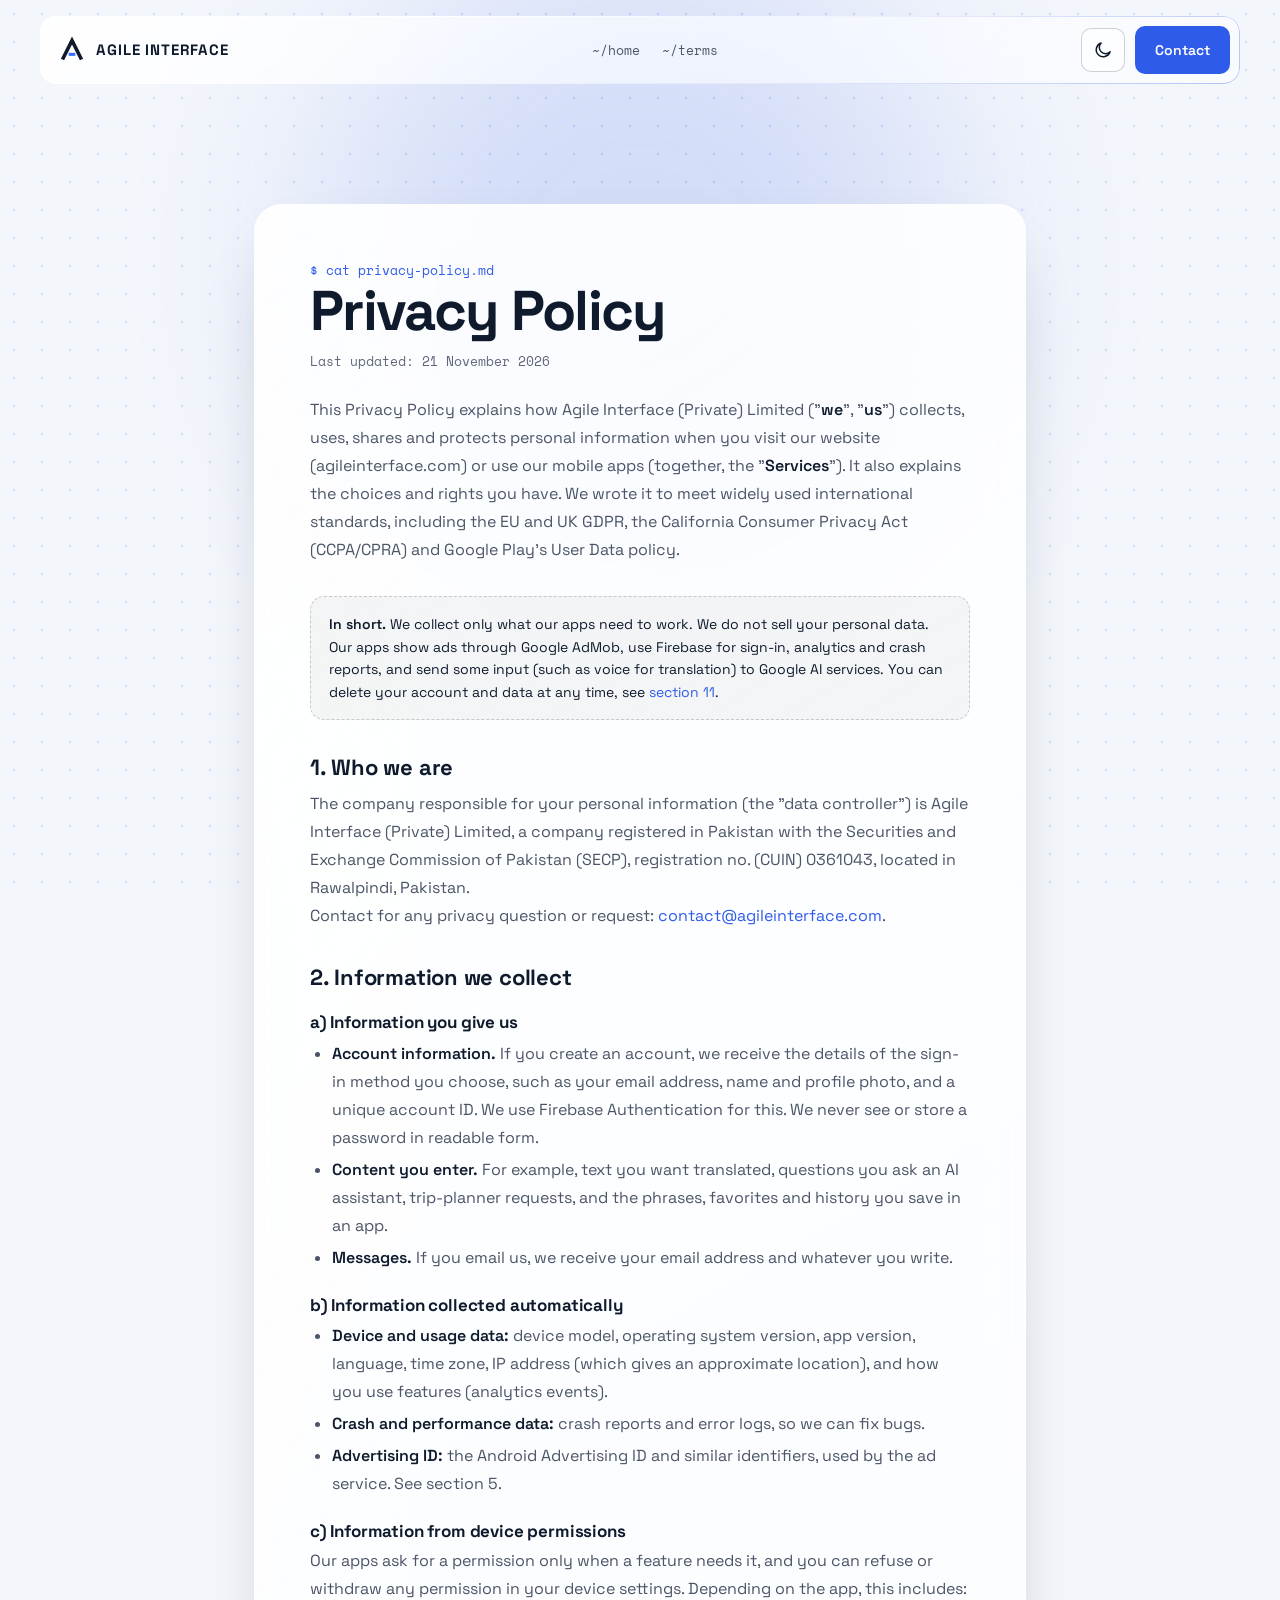
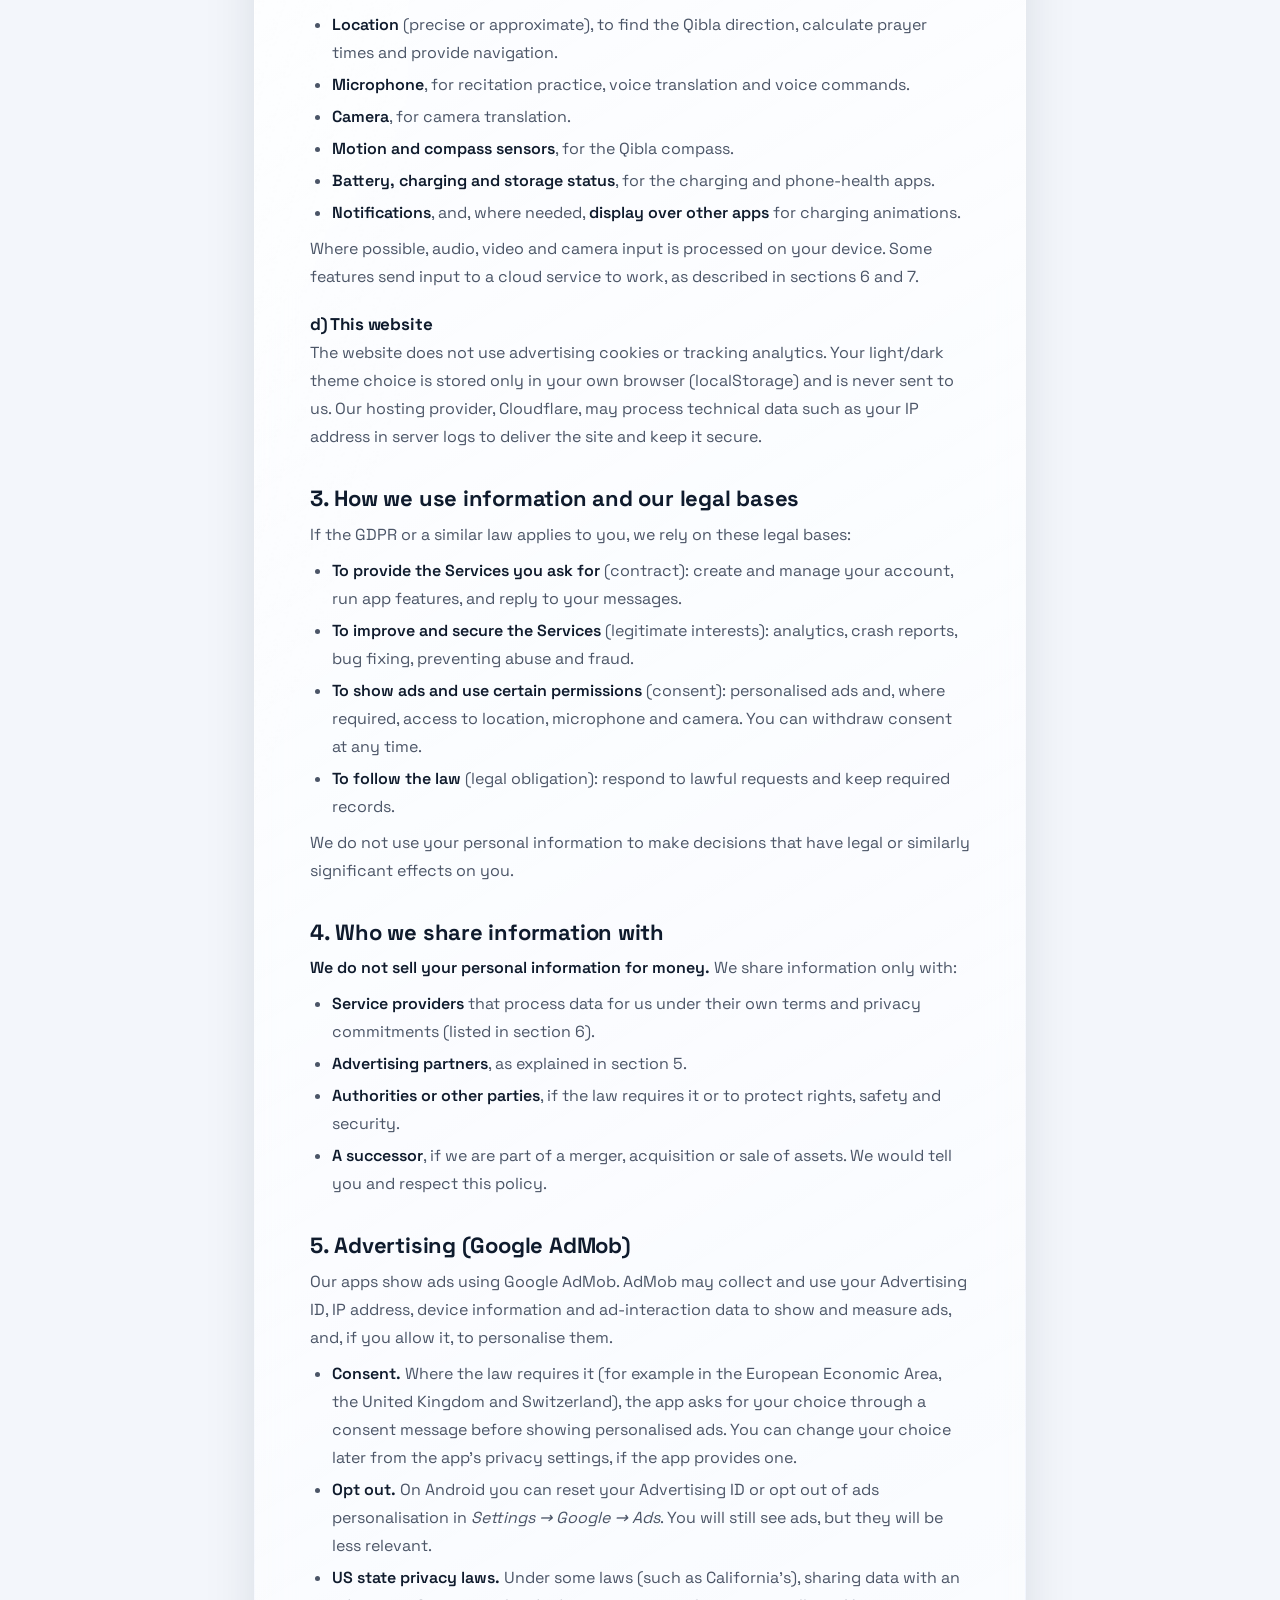
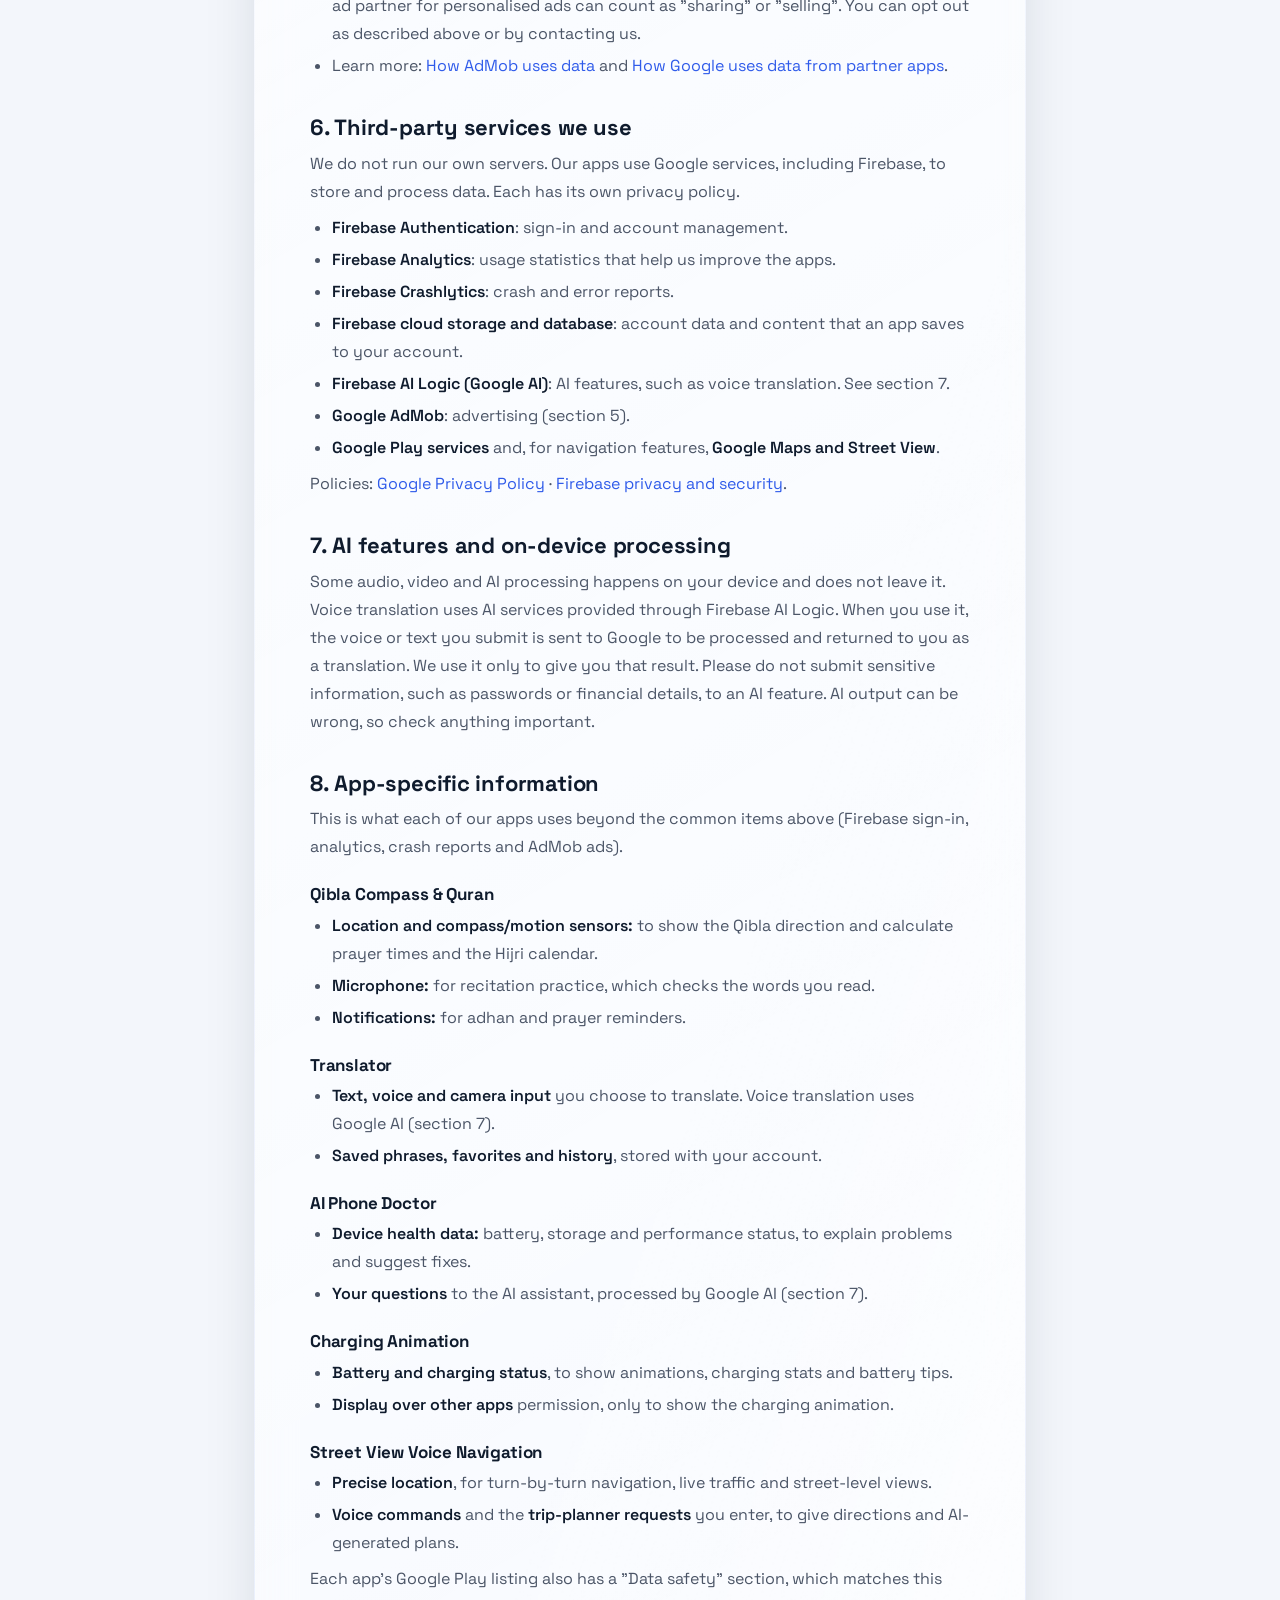
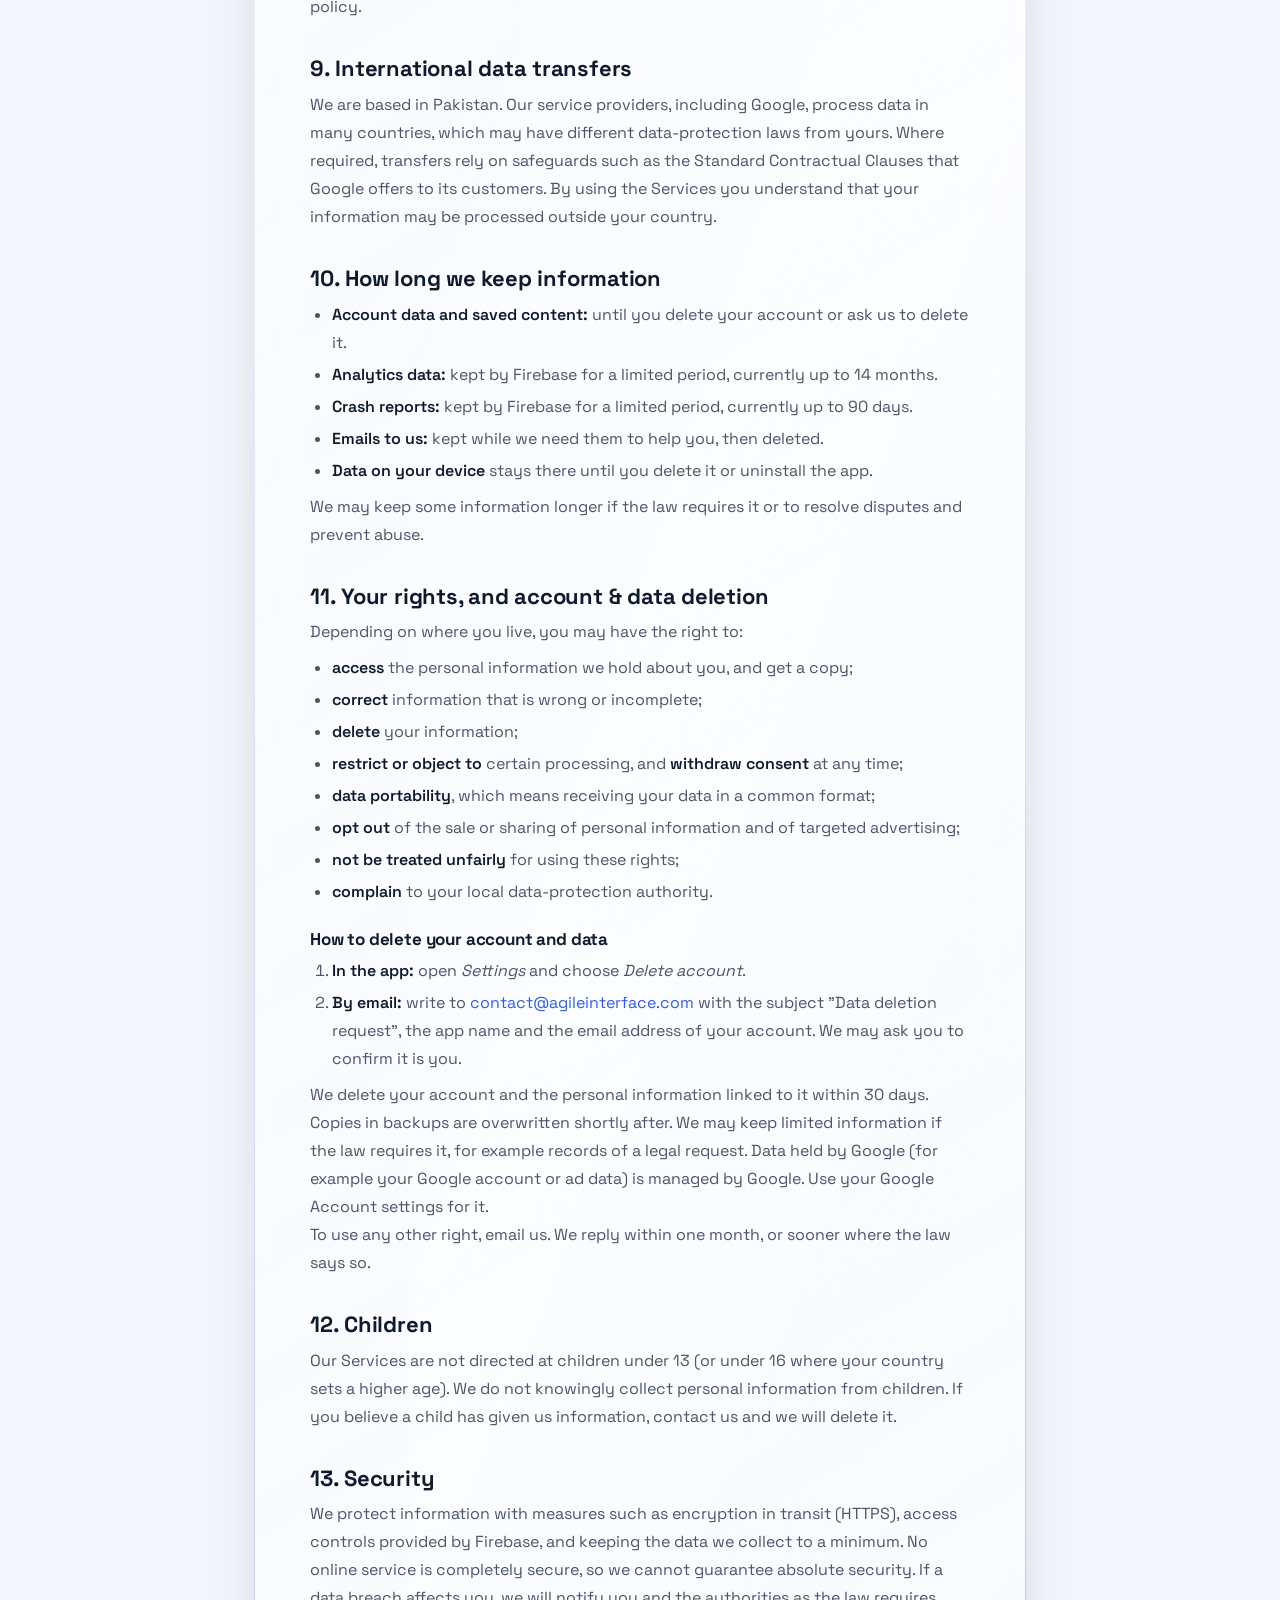
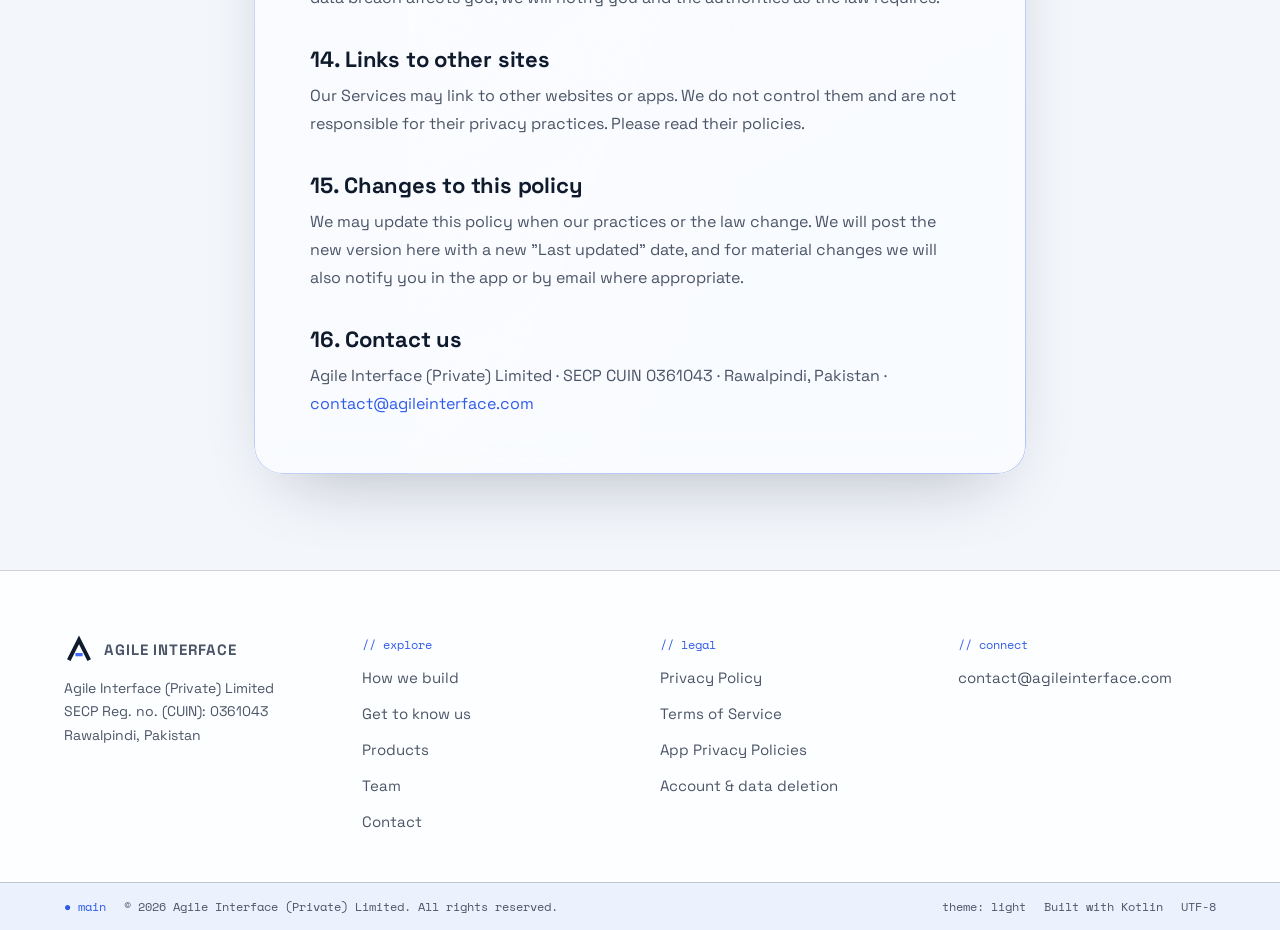
<file: privacy.html>
<!doctype html>
<html lang="en" data-theme="dark">
<head>
  <meta charset="utf-8">
  <meta name="viewport" content="width=device-width, initial-scale=1">
  <title>Privacy Policy — Agile Interface</title>
  <meta name="description" content="How Agile Interface (Private) Limited collects, uses and protects information on its website and apps.">
  <meta name="theme-color" content="#070B14">
  <link rel="canonical" href="https://agileinterface.com/privacy">
  <script>
    (function () {
      try {
        var t = localStorage.getItem('ai-theme');
        if (!t) t = matchMedia('(prefers-color-scheme: light)').matches ? 'light' : 'dark';
        document.documentElement.setAttribute('data-theme', t);
      } catch (e) { document.documentElement.setAttribute('data-theme', 'dark'); }
    })();
  </script>
  <link rel="icon" href="/assets/favicon/favicon.ico" sizes="48x48">
  <link rel="icon" href="/assets/favicon/favicon.svg" type="image/svg+xml">
  <link rel="icon" href="/assets/favicon/android-chrome-192x192.png" type="image/png" sizes="192x192">
  <link rel="apple-touch-icon" href="/assets/favicon/apple-touch-icon.png">
  <link rel="stylesheet" href="/assets/css/fonts.css">
  <link rel="stylesheet" href="/assets/css/tokens.css">
  <link rel="stylesheet" href="/assets/css/base.css">
  <link rel="stylesheet" href="/assets/css/components.css">
  <link rel="stylesheet" href="/assets/css/animations.css">
  <script type="module" src="/assets/js/main.js"></script>
</head>
<body>
  <a class="skip-link" href="#main">Skip to content</a>
  <div class="bg" aria-hidden="true"><div class="bg__dots"></div><div class="bg__orb bg__orb--1"></div></div>

  <header class="site-header">
    <nav class="nav glass" aria-label="Main">
      <a href="/" class="brand" aria-label="Agile Interface — home">
        <svg viewBox="0 0 100 100" width="28" height="28" aria-hidden="true"><polyline class="mark-peak" points="16,84 50,16 84,84"/><rect class="mark-cursor" x="38" y="60" width="24" height="11"/></svg>
        <span class="brand__name">AGILE INTERFACE</span>
      </a>
      <div class="nav__links"><a href="/">~/home</a><a href="/terms">~/terms</a></div>
      <div class="nav__actions">
        <button type="button" class="icon-btn" data-theme-toggle aria-label="Switch theme">
          <svg class="icon-sun" viewBox="0 0 24 24" aria-hidden="true"><circle cx="12" cy="12" r="4"/><path d="M12 2.5v2M12 19.5v2M2.5 12h2M19.5 12h2M5.3 5.3l1.4 1.4M17.3 17.3l1.4 1.4M5.3 18.7l1.4-1.4M17.3 6.7l1.4-1.4"/></svg>
          <svg class="icon-moon" viewBox="0 0 24 24" aria-hidden="true"><path d="M20.5 14.2A8.5 8.5 0 1 1 9.8 3.5a6.8 6.8 0 0 0 10.7 10.7z"/></svg>
        </button>
        <a href="/#contact" class="btn btn--primary">Contact</a>
      </div>
    </nav>
  </header>

  <main id="main" class="page doc">
    <article class="doc__card glass">
      <div class="label">$ cat privacy-policy.md</div>
      <h1>Privacy Policy</h1>
      <p class="doc__updated">Last updated: 21 November 2026</p>

      <p>This Privacy Policy explains how <span data-company="legalName">Agile Interface (Private) Limited</span> ("<b>we</b>", "<b>us</b>") collects, uses, shares and protects personal information when you visit our website (agileinterface.com) or use our mobile apps (together, the "<b>Services</b>"). It also explains the choices and rights you have. We wrote it to meet widely used international standards, including the EU and UK GDPR, the California Consumer Privacy Act (CCPA/CPRA) and Google Play's User Data policy.</p>

      <div class="doc__note">
        <b>In short.</b> We collect only what our apps need to work. We do not sell your personal data. Our apps show ads through Google AdMob, use Firebase for sign-in, analytics and crash reports, and send some input (such as voice for translation) to Google AI services. You can delete your account and data at any time, see <a href="#deletion">section 11</a>.
      </div>

      <h2>1. Who we are</h2>
      <p>The company responsible for your personal information (the "data controller") is <span data-company="legalName">Agile Interface (Private) Limited</span>, a company registered in Pakistan with the Securities and Exchange Commission of Pakistan (SECP), registration no. (CUIN) <span data-company="registrationNo">0361043</span>, located in <span data-company="address">Rawalpindi, Pakistan</span>.</p>
      <p>Contact for any privacy question or request: <a data-company-email href="mailto:contact@agileinterface.com">contact@agileinterface.com</a>.</p>

      <h2>2. Information we collect</h2>
      <h3>a) Information you give us</h3>
      <ul>
        <li><b>Account information.</b> If you create an account, we receive the details of the sign-in method you choose, such as your email address, name and profile photo, and a unique account ID. We use Firebase Authentication for this. We never see or store a password in readable form.</li>
        <li><b>Content you enter.</b> For example, text you want translated, questions you ask an AI assistant, trip-planner requests, and the phrases, favorites and history you save in an app.</li>
        <li><b>Messages.</b> If you email us, we receive your email address and whatever you write.</li>
      </ul>

      <h3>b) Information collected automatically</h3>
      <ul>
        <li><b>Device and usage data:</b> device model, operating system version, app version, language, time zone, IP address (which gives an approximate location), and how you use features (analytics events).</li>
        <li><b>Crash and performance data:</b> crash reports and error logs, so we can fix bugs.</li>
        <li><b>Advertising ID:</b> the Android Advertising ID and similar identifiers, used by the ad service. See section 5.</li>
      </ul>

      <h3>c) Information from device permissions</h3>
      <p>Our apps ask for a permission only when a feature needs it, and you can refuse or withdraw any permission in your device settings. Depending on the app, this includes:</p>
      <ul>
        <li><b>Location</b> (precise or approximate), to find the Qibla direction, calculate prayer times and provide navigation.</li>
        <li><b>Microphone</b>, for recitation practice, voice translation and voice commands.</li>
        <li><b>Camera</b>, for camera translation.</li>
        <li><b>Motion and compass sensors</b>, for the Qibla compass.</li>
        <li><b>Battery, charging and storage status</b>, for the charging and phone-health apps.</li>
        <li><b>Notifications</b>, and, where needed, <b>display over other apps</b> for charging animations.</li>
      </ul>
      <p>Where possible, audio, video and camera input is processed on your device. Some features send input to a cloud service to work, as described in sections 6 and 7.</p>

      <h3>d) This website</h3>
      <p>The website does not use advertising cookies or tracking analytics. Your light/dark theme choice is stored only in your own browser (localStorage) and is never sent to us. Our hosting provider, Cloudflare, may process technical data such as your IP address in server logs to deliver the site and keep it secure.</p>

      <h2>3. How we use information and our legal bases</h2>
      <p>If the GDPR or a similar law applies to you, we rely on these legal bases:</p>
      <ul>
        <li><b>To provide the Services you ask for</b> (contract): create and manage your account, run app features, and reply to your messages.</li>
        <li><b>To improve and secure the Services</b> (legitimate interests): analytics, crash reports, bug fixing, preventing abuse and fraud.</li>
        <li><b>To show ads and use certain permissions</b> (consent): personalised ads and, where required, access to location, microphone and camera. You can withdraw consent at any time.</li>
        <li><b>To follow the law</b> (legal obligation): respond to lawful requests and keep required records.</li>
      </ul>
      <p>We do not use your personal information to make decisions that have legal or similarly significant effects on you.</p>

      <h2>4. Who we share information with</h2>
      <p><b>We do not sell your personal information for money.</b> We share information only with:</p>
      <ul>
        <li><b>Service providers</b> that process data for us under their own terms and privacy commitments (listed in section 6).</li>
        <li><b>Advertising partners</b>, as explained in section 5.</li>
        <li><b>Authorities or other parties</b>, if the law requires it or to protect rights, safety and security.</li>
        <li><b>A successor</b>, if we are part of a merger, acquisition or sale of assets. We would tell you and respect this policy.</li>
      </ul>

      <h2>5. Advertising (Google AdMob)</h2>
      <p>Our apps show ads using Google AdMob. AdMob may collect and use your Advertising ID, IP address, device information and ad-interaction data to show and measure ads, and, if you allow it, to personalise them.</p>
      <ul>
        <li><b>Consent.</b> Where the law requires it (for example in the European Economic Area, the United Kingdom and Switzerland), the app asks for your choice through a consent message before showing personalised ads. You can change your choice later from the app's privacy settings, if the app provides one.</li>
        <li><b>Opt out.</b> On Android you can reset your Advertising ID or opt out of ads personalisation in <i>Settings → Google → Ads</i>. You will still see ads, but they will be less relevant.</li>
        <li><b>US state privacy laws.</b> Under some laws (such as California's), sharing data with an ad partner for personalised ads can count as "sharing" or "selling". You can opt out as described above or by contacting us.</li>
        <li>Learn more: <a href="https://support.google.com/admob/answer/6128543" target="_blank" rel="noopener">How AdMob uses data</a> and <a href="https://policies.google.com/technologies/partner-sites" target="_blank" rel="noopener">How Google uses data from partner apps</a>.</li>
      </ul>

      <h2>6. Third-party services we use</h2>
      <p>We do not run our own servers. Our apps use Google services, including Firebase, to store and process data. Each has its own privacy policy.</p>
      <ul>
        <li><b>Firebase Authentication</b>: sign-in and account management.</li>
        <li><b>Firebase Analytics</b>: usage statistics that help us improve the apps.</li>
        <li><b>Firebase Crashlytics</b>: crash and error reports.</li>
        <li><b>Firebase cloud storage and database</b>: account data and content that an app saves to your account.</li>
        <li><b>Firebase AI Logic (Google AI)</b>: AI features, such as voice translation. See section 7.</li>
        <li><b>Google AdMob</b>: advertising (section 5).</li>
        <li><b>Google Play services</b> and, for navigation features, <b>Google Maps and Street View</b>.</li>
      </ul>
      <p>Policies: <a href="https://policies.google.com/privacy" target="_blank" rel="noopener">Google Privacy Policy</a> · <a href="https://firebase.google.com/support/privacy" target="_blank" rel="noopener">Firebase privacy and security</a>.</p>

      <h2>7. AI features and on-device processing</h2>
      <p>Some audio, video and AI processing happens on your device and does not leave it. Voice translation uses AI services provided through Firebase AI Logic. When you use it, the voice or text you submit is sent to Google to be processed and returned to you as a translation. We use it only to give you that result. Please do not submit sensitive information, such as passwords or financial details, to an AI feature. AI output can be wrong, so check anything important.</p>

      <h2 id="apps">8. App-specific information</h2>
      <p>This is what each of our apps uses beyond the common items above (Firebase sign-in, analytics, crash reports and AdMob ads).</p>

      <h3>Qibla Compass &amp; Quran</h3>
      <ul>
        <li><b>Location and compass/motion sensors:</b> to show the Qibla direction and calculate prayer times and the Hijri calendar.</li>
        <li><b>Microphone:</b> for recitation practice, which checks the words you read.</li>
        <li><b>Notifications:</b> for adhan and prayer reminders.</li>
      </ul>

      <h3>Translator</h3>
      <ul>
        <li><b>Text, voice and camera input</b> you choose to translate. Voice translation uses Google AI (section 7).</li>
        <li><b>Saved phrases, favorites and history</b>, stored with your account.</li>
      </ul>

      <h3>AI Phone Doctor</h3>
      <ul>
        <li><b>Device health data:</b> battery, storage and performance status, to explain problems and suggest fixes.</li>
        <li><b>Your questions</b> to the AI assistant, processed by Google AI (section 7).</li>
      </ul>

      <h3>Charging Animation</h3>
      <ul>
        <li><b>Battery and charging status</b>, to show animations, charging stats and battery tips.</li>
        <li><b>Display over other apps</b> permission, only to show the charging animation.</li>
      </ul>

      <h3>Street View Voice Navigation</h3>
      <ul>
        <li><b>Precise location</b>, for turn-by-turn navigation, live traffic and street-level views.</li>
        <li><b>Voice commands</b> and the <b>trip-planner requests</b> you enter, to give directions and AI-generated plans.</li>
      </ul>
      <p>Each app's Google Play listing also has a "Data safety" section, which matches this policy.</p>

      <h2>9. International data transfers</h2>
      <p>We are based in Pakistan. Our service providers, including Google, process data in many countries, which may have different data-protection laws from yours. Where required, transfers rely on safeguards such as the Standard Contractual Clauses that Google offers to its customers. By using the Services you understand that your information may be processed outside your country.</p>

      <h2>10. How long we keep information</h2>
      <ul>
        <li><b>Account data and saved content:</b> until you delete your account or ask us to delete it.</li>
        <li><b>Analytics data:</b> kept by Firebase for a limited period, currently up to 14 months.</li>
        <li><b>Crash reports:</b> kept by Firebase for a limited period, currently up to 90 days.</li>
        <li><b>Emails to us:</b> kept while we need them to help you, then deleted.</li>
        <li><b>Data on your device</b> stays there until you delete it or uninstall the app.</li>
      </ul>
      <p>We may keep some information longer if the law requires it or to resolve disputes and prevent abuse.</p>

      <h2 id="deletion">11. Your rights, and account &amp; data deletion</h2>
      <p>Depending on where you live, you may have the right to:</p>
      <ul>
        <li><b>access</b> the personal information we hold about you, and get a copy;</li>
        <li><b>correct</b> information that is wrong or incomplete;</li>
        <li><b>delete</b> your information;</li>
        <li><b>restrict or object to</b> certain processing, and <b>withdraw consent</b> at any time;</li>
        <li><b>data portability</b>, which means receiving your data in a common format;</li>
        <li><b>opt out</b> of the sale or sharing of personal information and of targeted advertising;</li>
        <li><b>not be treated unfairly</b> for using these rights;</li>
        <li><b>complain</b> to your local data-protection authority.</li>
      </ul>

      <h3>How to delete your account and data</h3>
      <ol>
        <li><b>In the app:</b> open <i>Settings</i> and choose <i>Delete account</i>.</li>
        <li><b>By email:</b> write to <a data-company-email href="mailto:contact@agileinterface.com">contact@agileinterface.com</a> with the subject "Data deletion request", the app name and the email address of your account. We may ask you to confirm it is you.</li>
      </ol>
      <p>We delete your account and the personal information linked to it within 30 days. Copies in backups are overwritten shortly after. We may keep limited information if the law requires it, for example records of a legal request. Data held by Google (for example your Google account or ad data) is managed by Google. Use your Google Account settings for it.</p>
      <p>To use any other right, email us. We reply within one month, or sooner where the law says so.</p>

      <h2>12. Children</h2>
      <p>Our Services are not directed at children under 13 (or under 16 where your country sets a higher age). We do not knowingly collect personal information from children. If you believe a child has given us information, contact us and we will delete it.</p>

      <h2>13. Security</h2>
      <p>We protect information with measures such as encryption in transit (HTTPS), access controls provided by Firebase, and keeping the data we collect to a minimum. No online service is completely secure, so we cannot guarantee absolute security. If a data breach affects you, we will notify you and the authorities as the law requires.</p>

      <h2>14. Links to other sites</h2>
      <p>Our Services may link to other websites or apps. We do not control them and are not responsible for their privacy practices. Please read their policies.</p>

      <h2>15. Changes to this policy</h2>
      <p>We may update this policy when our practices or the law change. We will post the new version here with a new "Last updated" date, and for material changes we will also notify you in the app or by email where appropriate.</p>

      <h2>16. Contact us</h2>
      <p><span data-company="legalName">Agile Interface (Private) Limited</span> · SECP CUIN <span data-company="registrationNo">0361043</span> · <span data-company="location">Rawalpindi, Pakistan</span> · <a data-company-email href="mailto:contact@agileinterface.com">contact@agileinterface.com</a></p>
    </article>
  </main>

  <footer class="footer" data-slot="footer"></footer>
</body>
</html>
</file>
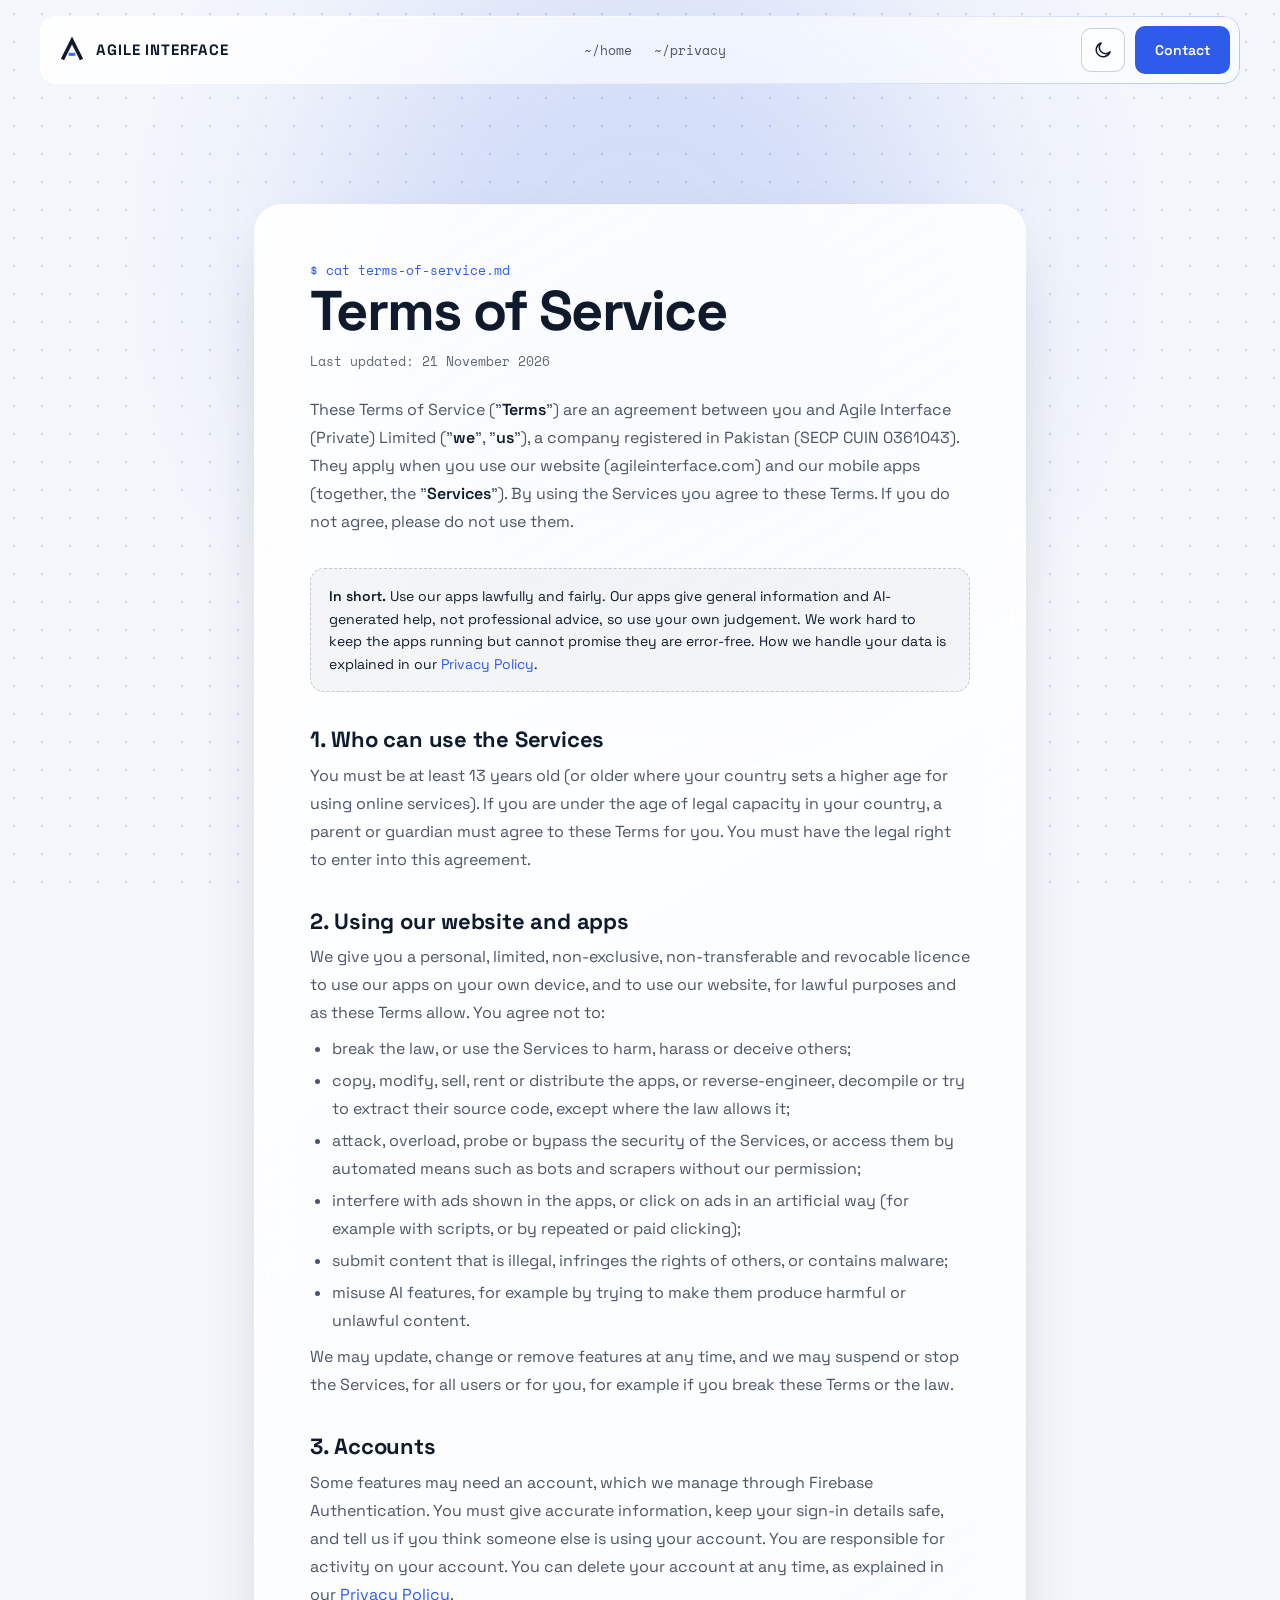
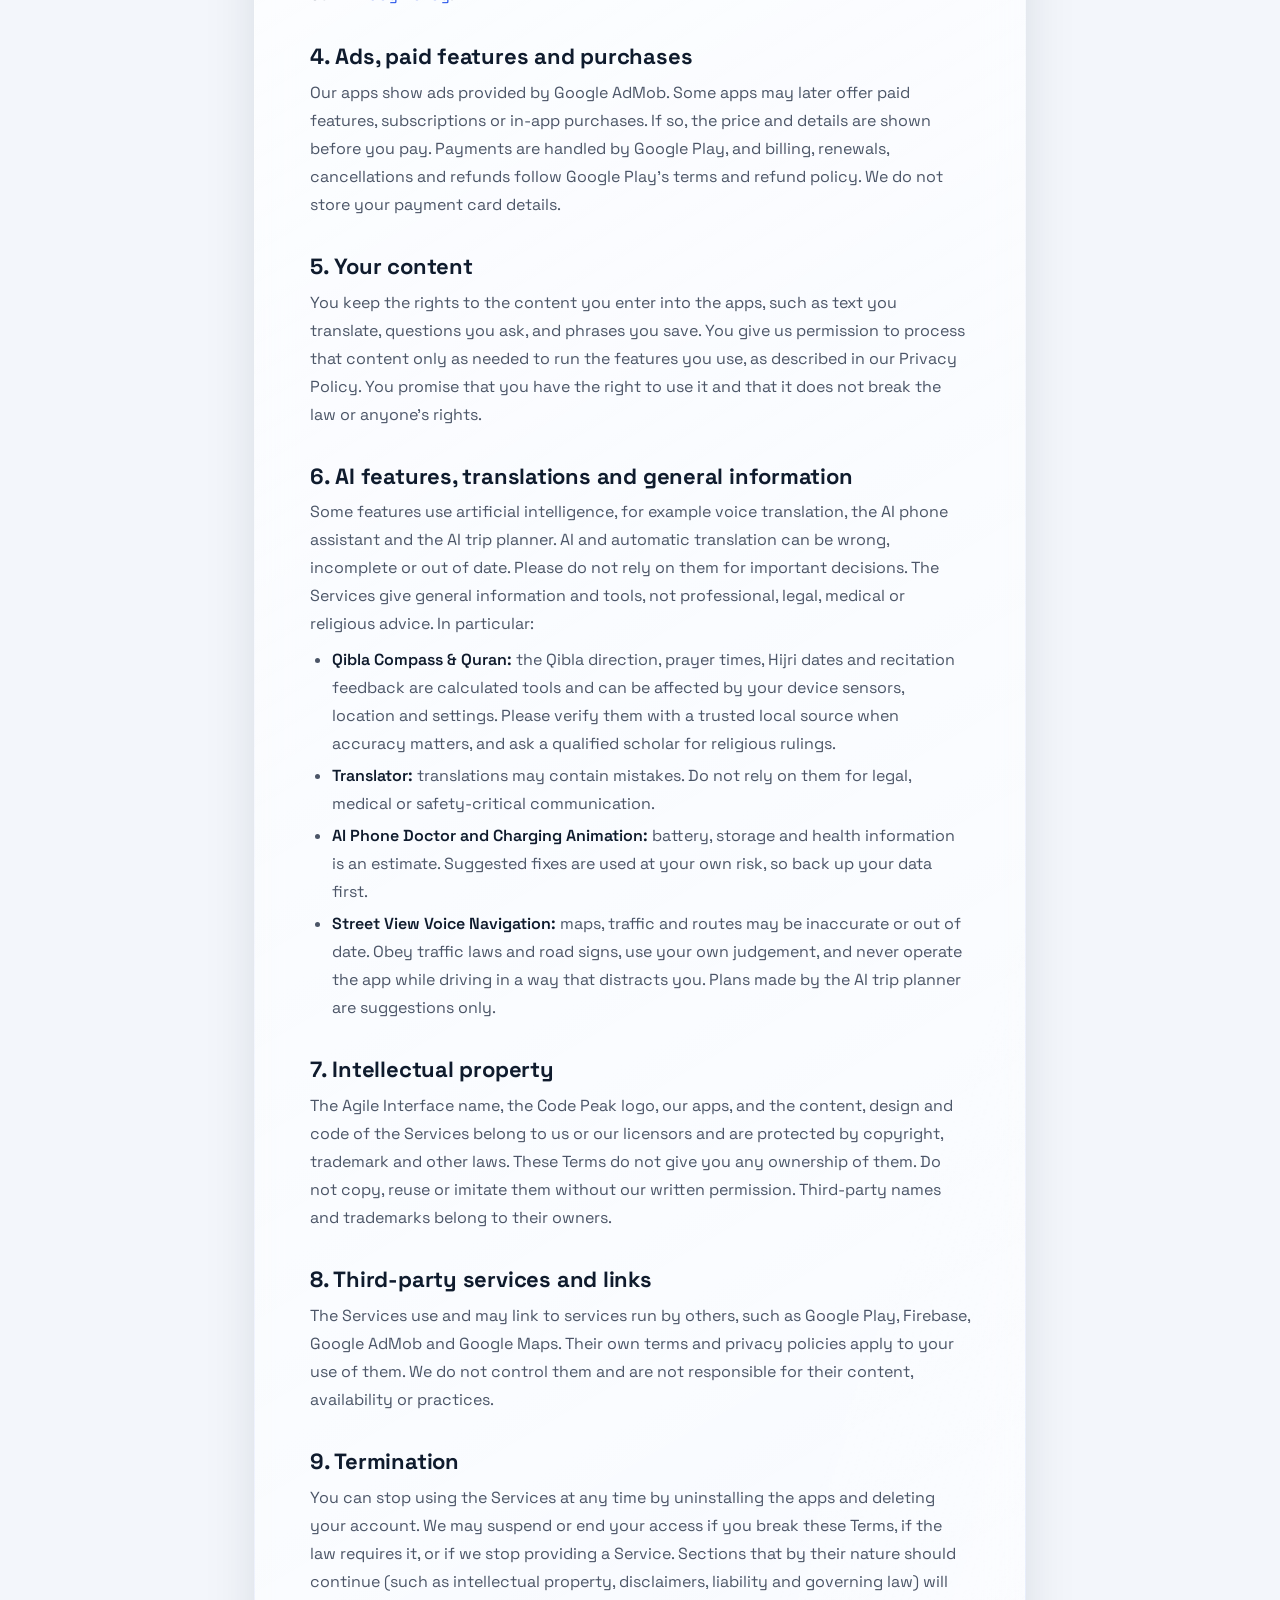
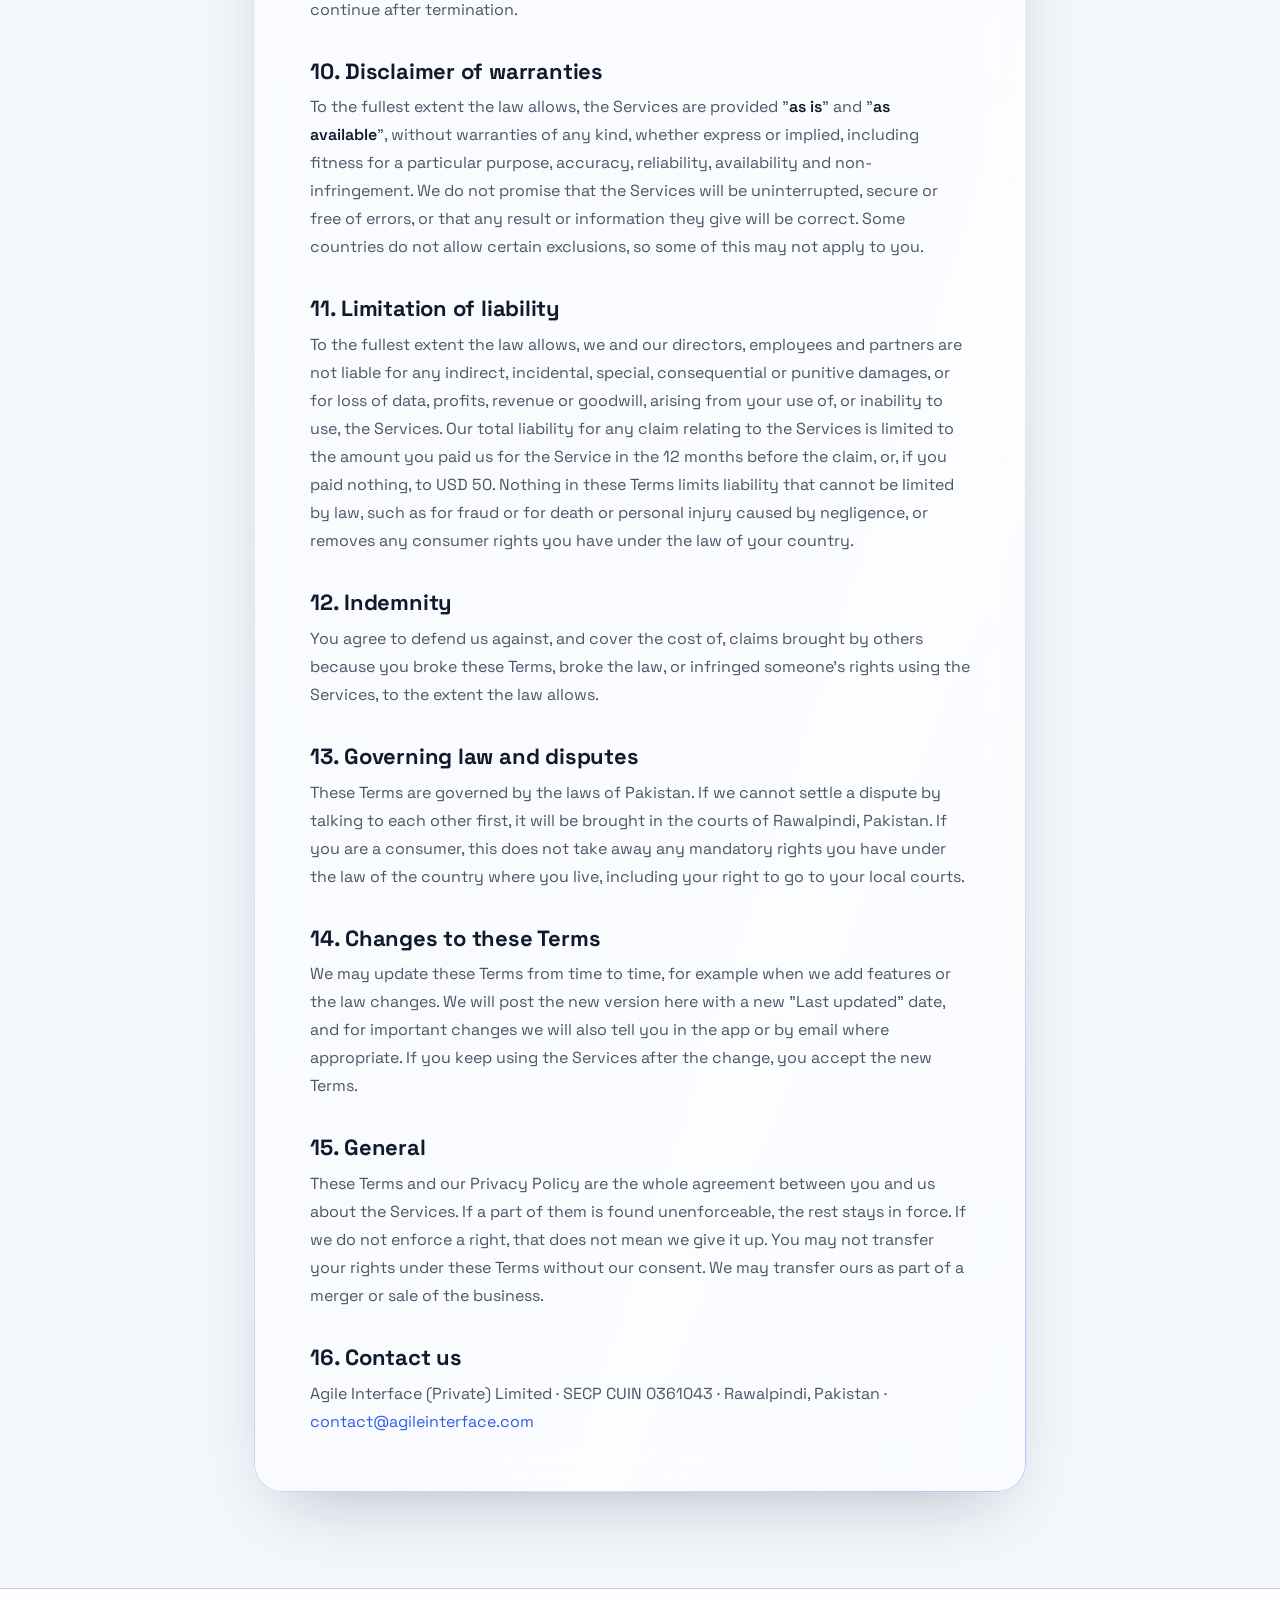
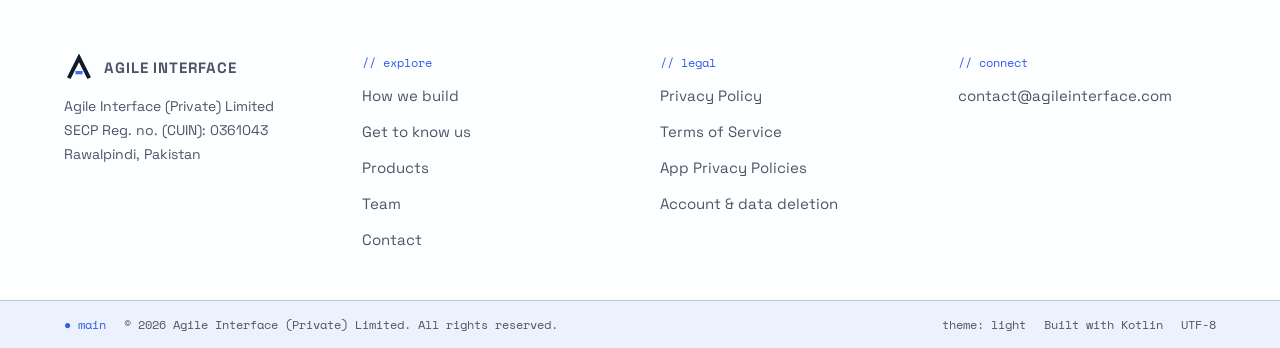
<file: terms.html>
<!doctype html>
<html lang="en" data-theme="dark">
<head>
  <meta charset="utf-8">
  <meta name="viewport" content="width=device-width, initial-scale=1">
  <title>Terms of Service — Agile Interface</title>
  <meta name="description" content="Terms for using the Agile Interface website and apps.">
  <meta name="theme-color" content="#070B14">
  <link rel="canonical" href="https://agileinterface.com/terms">
  <script>
    (function () {
      try {
        var t = localStorage.getItem('ai-theme');
        if (!t) t = matchMedia('(prefers-color-scheme: light)').matches ? 'light' : 'dark';
        document.documentElement.setAttribute('data-theme', t);
      } catch (e) { document.documentElement.setAttribute('data-theme', 'dark'); }
    })();
  </script>
  <link rel="icon" href="/assets/favicon/favicon.ico" sizes="48x48">
  <link rel="icon" href="/assets/favicon/favicon.svg" type="image/svg+xml">
  <link rel="icon" href="/assets/favicon/android-chrome-192x192.png" type="image/png" sizes="192x192">
  <link rel="apple-touch-icon" href="/assets/favicon/apple-touch-icon.png">
  <link rel="stylesheet" href="/assets/css/fonts.css">
  <link rel="stylesheet" href="/assets/css/tokens.css">
  <link rel="stylesheet" href="/assets/css/base.css">
  <link rel="stylesheet" href="/assets/css/components.css">
  <link rel="stylesheet" href="/assets/css/animations.css">
  <script type="module" src="/assets/js/main.js"></script>
</head>
<body>
  <a class="skip-link" href="#main">Skip to content</a>
  <div class="bg" aria-hidden="true"><div class="bg__dots"></div><div class="bg__orb bg__orb--1"></div></div>

  <header class="site-header">
    <nav class="nav glass" aria-label="Main">
      <a href="/" class="brand" aria-label="Agile Interface — home">
        <svg viewBox="0 0 100 100" width="28" height="28" aria-hidden="true"><polyline class="mark-peak" points="16,84 50,16 84,84"/><rect class="mark-cursor" x="38" y="60" width="24" height="11"/></svg>
        <span class="brand__name">AGILE INTERFACE</span>
      </a>
      <div class="nav__links"><a href="/">~/home</a><a href="/privacy">~/privacy</a></div>
      <div class="nav__actions">
        <button type="button" class="icon-btn" data-theme-toggle aria-label="Switch theme">
          <svg class="icon-sun" viewBox="0 0 24 24" aria-hidden="true"><circle cx="12" cy="12" r="4"/><path d="M12 2.5v2M12 19.5v2M2.5 12h2M19.5 12h2M5.3 5.3l1.4 1.4M17.3 17.3l1.4 1.4M5.3 18.7l1.4-1.4M17.3 6.7l1.4-1.4"/></svg>
          <svg class="icon-moon" viewBox="0 0 24 24" aria-hidden="true"><path d="M20.5 14.2A8.5 8.5 0 1 1 9.8 3.5a6.8 6.8 0 0 0 10.7 10.7z"/></svg>
        </button>
        <a href="/#contact" class="btn btn--primary">Contact</a>
      </div>
    </nav>
  </header>

  <main id="main" class="page doc">
    <article class="doc__card glass">
      <div class="label">$ cat terms-of-service.md</div>
      <h1>Terms of Service</h1>
      <p class="doc__updated">Last updated: 21 November 2026</p>

      <p>These Terms of Service ("<b>Terms</b>") are an agreement between you and <span data-company="legalName">Agile Interface (Private) Limited</span> ("<b>we</b>", "<b>us</b>"), a company registered in Pakistan (SECP CUIN <span data-company="registrationNo">0361043</span>). They apply when you use our website (agileinterface.com) and our mobile apps (together, the "<b>Services</b>"). By using the Services you agree to these Terms. If you do not agree, please do not use them.</p>

      <div class="doc__note">
        <b>In short.</b> Use our apps lawfully and fairly. Our apps give general information and AI-generated help, not professional advice, so use your own judgement. We work hard to keep the apps running but cannot promise they are error-free. How we handle your data is explained in our <a href="/privacy">Privacy Policy</a>.
      </div>

      <h2>1. Who can use the Services</h2>
      <p>You must be at least 13 years old (or older where your country sets a higher age for using online services). If you are under the age of legal capacity in your country, a parent or guardian must agree to these Terms for you. You must have the legal right to enter into this agreement.</p>

      <h2>2. Using our website and apps</h2>
      <p>We give you a personal, limited, non-exclusive, non-transferable and revocable licence to use our apps on your own device, and to use our website, for lawful purposes and as these Terms allow. You agree not to:</p>
      <ul>
        <li>break the law, or use the Services to harm, harass or deceive others;</li>
        <li>copy, modify, sell, rent or distribute the apps, or reverse-engineer, decompile or try to extract their source code, except where the law allows it;</li>
        <li>attack, overload, probe or bypass the security of the Services, or access them by automated means such as bots and scrapers without our permission;</li>
        <li>interfere with ads shown in the apps, or click on ads in an artificial way (for example with scripts, or by repeated or paid clicking);</li>
        <li>submit content that is illegal, infringes the rights of others, or contains malware;</li>
        <li>misuse AI features, for example by trying to make them produce harmful or unlawful content.</li>
      </ul>
      <p>We may update, change or remove features at any time, and we may suspend or stop the Services, for all users or for you, for example if you break these Terms or the law.</p>

      <h2>3. Accounts</h2>
      <p>Some features may need an account, which we manage through Firebase Authentication. You must give accurate information, keep your sign-in details safe, and tell us if you think someone else is using your account. You are responsible for activity on your account. You can delete your account at any time, as explained in our <a href="/privacy#deletion">Privacy Policy</a>.</p>

      <h2>4. Ads, paid features and purchases</h2>
      <p>Our apps show ads provided by Google AdMob. Some apps may later offer paid features, subscriptions or in-app purchases. If so, the price and details are shown before you pay. Payments are handled by Google Play, and billing, renewals, cancellations and refunds follow Google Play's terms and refund policy. We do not store your payment card details.</p>

      <h2>5. Your content</h2>
      <p>You keep the rights to the content you enter into the apps, such as text you translate, questions you ask, and phrases you save. You give us permission to process that content only as needed to run the features you use, as described in our Privacy Policy. You promise that you have the right to use it and that it does not break the law or anyone's rights.</p>

      <h2>6. AI features, translations and general information</h2>
      <p>Some features use artificial intelligence, for example voice translation, the AI phone assistant and the AI trip planner. AI and automatic translation can be wrong, incomplete or out of date. Please do not rely on them for important decisions. The Services give general information and tools, not professional, legal, medical or religious advice. In particular:</p>
      <ul>
        <li><b>Qibla Compass &amp; Quran:</b> the Qibla direction, prayer times, Hijri dates and recitation feedback are calculated tools and can be affected by your device sensors, location and settings. Please verify them with a trusted local source when accuracy matters, and ask a qualified scholar for religious rulings.</li>
        <li><b>Translator:</b> translations may contain mistakes. Do not rely on them for legal, medical or safety-critical communication.</li>
        <li><b>AI Phone Doctor and Charging Animation:</b> battery, storage and health information is an estimate. Suggested fixes are used at your own risk, so back up your data first.</li>
        <li><b>Street View Voice Navigation:</b> maps, traffic and routes may be inaccurate or out of date. Obey traffic laws and road signs, use your own judgement, and never operate the app while driving in a way that distracts you. Plans made by the AI trip planner are suggestions only.</li>
      </ul>

      <h2>7. Intellectual property</h2>
      <p>The Agile Interface name, the Code Peak logo, our apps, and the content, design and code of the Services belong to us or our licensors and are protected by copyright, trademark and other laws. These Terms do not give you any ownership of them. Do not copy, reuse or imitate them without our written permission. Third-party names and trademarks belong to their owners.</p>

      <h2>8. Third-party services and links</h2>
      <p>The Services use and may link to services run by others, such as Google Play, Firebase, Google AdMob and Google Maps. Their own terms and privacy policies apply to your use of them. We do not control them and are not responsible for their content, availability or practices.</p>

      <h2>9. Termination</h2>
      <p>You can stop using the Services at any time by uninstalling the apps and deleting your account. We may suspend or end your access if you break these Terms, if the law requires it, or if we stop providing a Service. Sections that by their nature should continue (such as intellectual property, disclaimers, liability and governing law) will continue after termination.</p>

      <h2>10. Disclaimer of warranties</h2>
      <p>To the fullest extent the law allows, the Services are provided "<b>as is</b>" and "<b>as available</b>", without warranties of any kind, whether express or implied, including fitness for a particular purpose, accuracy, reliability, availability and non-infringement. We do not promise that the Services will be uninterrupted, secure or free of errors, or that any result or information they give will be correct. Some countries do not allow certain exclusions, so some of this may not apply to you.</p>

      <h2>11. Limitation of liability</h2>
      <p>To the fullest extent the law allows, we and our directors, employees and partners are not liable for any indirect, incidental, special, consequential or punitive damages, or for loss of data, profits, revenue or goodwill, arising from your use of, or inability to use, the Services. Our total liability for any claim relating to the Services is limited to the amount you paid us for the Service in the 12 months before the claim, or, if you paid nothing, to USD 50. Nothing in these Terms limits liability that cannot be limited by law, such as for fraud or for death or personal injury caused by negligence, or removes any consumer rights you have under the law of your country.</p>

      <h2>12. Indemnity</h2>
      <p>You agree to defend us against, and cover the cost of, claims brought by others because you broke these Terms, broke the law, or infringed someone's rights using the Services, to the extent the law allows.</p>

      <h2>13. Governing law and disputes</h2>
      <p>These Terms are governed by the laws of Pakistan. If we cannot settle a dispute by talking to each other first, it will be brought in the courts of Rawalpindi, Pakistan. If you are a consumer, this does not take away any mandatory rights you have under the law of the country where you live, including your right to go to your local courts.</p>

      <h2>14. Changes to these Terms</h2>
      <p>We may update these Terms from time to time, for example when we add features or the law changes. We will post the new version here with a new "Last updated" date, and for important changes we will also tell you in the app or by email where appropriate. If you keep using the Services after the change, you accept the new Terms.</p>

      <h2>15. General</h2>
      <p>These Terms and our Privacy Policy are the whole agreement between you and us about the Services. If a part of them is found unenforceable, the rest stays in force. If we do not enforce a right, that does not mean we give it up. You may not transfer your rights under these Terms without our consent. We may transfer ours as part of a merger or sale of the business.</p>

      <h2>16. Contact us</h2>
      <p><span data-company="legalName">Agile Interface (Private) Limited</span> · SECP CUIN <span data-company="registrationNo">0361043</span> · <span data-company="location">Rawalpindi, Pakistan</span> · <a data-company-email href="mailto:contact@agileinterface.com">contact@agileinterface.com</a></p>
    </article>
  </main>

  <footer class="footer" data-slot="footer"></footer>
</body>
</html>
</file>
<file: assets/css/fonts.css>
/* ==========================================================================
   fonts.css — self-hosted Space Grotesk + Space Mono (SIL Open Font License).
   Self-hosting = faster first paint, no third-party requests, works offline.
   Files are the Latin subset; licences are next to them in assets/fonts/.
   ========================================================================== */

@font-face {
  font-family: "Space Grotesk";
  font-style: normal;
  font-weight: 400;
  font-display: swap;
  src: url("../fonts/space-grotesk-latin-400-normal.woff2") format("woff2");
}
@font-face {
  font-family: "Space Grotesk";
  font-style: normal;
  font-weight: 500;
  font-display: swap;
  src: url("../fonts/space-grotesk-latin-500-normal.woff2") format("woff2");
}
@font-face {
  font-family: "Space Grotesk";
  font-style: normal;
  font-weight: 600;
  font-display: swap;
  src: url("../fonts/space-grotesk-latin-600-normal.woff2") format("woff2");
}
@font-face {
  font-family: "Space Grotesk";
  font-style: normal;
  font-weight: 700;
  font-display: swap;
  src: url("../fonts/space-grotesk-latin-700-normal.woff2") format("woff2");
}
@font-face {
  font-family: "Space Mono";
  font-style: normal;
  font-weight: 400;
  font-display: swap;
  src: url("../fonts/space-mono-latin-400-normal.woff2") format("woff2");
}
@font-face {
  font-family: "Space Mono";
  font-style: normal;
  font-weight: 700;
  font-display: swap;
  src: url("../fonts/space-mono-latin-700-normal.woff2") format("woff2");
}
</file>
<file: assets/css/tokens.css>
/* ==========================================================================
   tokens.css — design tokens (colours, fonts, sizes) for both themes.
   Change a colour here and it updates everywhere on the site.
   The active theme is set on <html data-theme="dark|light"> by theme.js.
   ========================================================================== */

:root {
  /* Brand (same in both themes) */
  --accent: #3D6BFF;        /* Cursor Blue  */
  --accent-deep: #2F5BEA;   /* Blue Deep — buttons with white text */
  --on-accent: #FFFFFF;

  /* Typography */
  --font-sans: "Space Grotesk", system-ui, -apple-system, "Segoe UI", sans-serif;
  --font-mono: "Space Mono", ui-monospace, "SFMono-Regular", Menlo, monospace;

  /* Layout */
  --container: 1200px;
  --gutter: 24px;
  --rail-pad: 48px;
  --radius-xl: 28px;
  --radius-lg: 20px;
  --radius-md: 14px;
  --radius-sm: 10px;
}

/* ---------- Dark theme (default) ---------- */
:root,
:root[data-theme="dark"] {
  color-scheme: dark;
  --bg: #070B14;
  --fg: #FFFFFF;
  --fg-2: #C9D3E6;
  --fg-3: #7D8BA3;
  --line-no: #4B5567;
  --link: #8FA9FF;
  --code: #E4EAF5;
  --code-kw: #C792EA;
  --code-str: #9ECE6A;
  --line: rgba(143, 169, 255, 0.15);
  --line-2: rgba(143, 169, 255, 0.32);
  --panel: rgba(7, 11, 20, 0.6);
  --footer: rgba(7, 11, 20, 0.88);
  --chip: rgba(61, 107, 255, 0.2);
  --chip-strong: rgba(61, 107, 255, 0.28);
  --status: rgba(61, 107, 255, 0.14);
  --inset: rgba(255, 255, 255, 0.05);
  --hover: rgba(143, 169, 255, 0.07);
  --warn: #FEBC2E;
  --dot: rgba(143, 169, 255, 0.22);
  --dot-hi: #8FA9FF;
  --trace: rgba(143, 169, 255, 0.18);
  --orb-opacity: 0.3;
  --glass-bg: linear-gradient(150deg, rgba(143, 169, 255, 0.12), rgba(15, 27, 45, 0.42) 42%, rgba(10, 16, 30, 0.62));
  --glass-edge: linear-gradient(140deg, rgba(143, 169, 255, 0.6), rgba(143, 169, 255, 0.1) 30%, rgba(143, 169, 255, 0.06) 65%, rgba(61, 107, 255, 0.65));
  --glass-shadow: inset 0 1px 0 rgba(255, 255, 255, 0.16), 0 30px 70px -30px rgba(0, 0, 0, 0.85);
  --sheen: rgba(255, 255, 255, 0.07);
}

/* ---------- Light theme ---------- */
:root[data-theme="light"] {
  color-scheme: light;
  --bg: #F3F6FB;
  --fg: #0F1B2D;
  --fg-2: #4B5567;
  --fg-3: #5F687A;
  --line-no: #9AA6BA;
  --link: #2F5BEA;
  --code: #0F1B2D;
  --code-kw: #7C3AED;
  --code-str: #2E7D32;
  --line: rgba(15, 27, 45, 0.1);
  --line-2: rgba(15, 27, 45, 0.2);
  --panel: rgba(255, 255, 255, 0.65);
  --footer: rgba(255, 255, 255, 0.82);
  --chip: rgba(47, 91, 234, 0.1);
  --chip-strong: rgba(47, 91, 234, 0.14);
  --status: rgba(47, 91, 234, 0.08);
  --inset: rgba(15, 27, 45, 0.04);
  --hover: rgba(47, 91, 234, 0.06);
  --warn: #B45309;
  --dot: rgba(47, 91, 234, 0.16);
  --dot-hi: rgba(47, 91, 234, 0.6);
  --trace: rgba(47, 91, 234, 0.22);
  --orb-opacity: 0.16;
  --glass-bg: linear-gradient(150deg, rgba(255, 255, 255, 0.92), rgba(255, 255, 255, 0.64) 45%, rgba(255, 255, 255, 0.52));
  --glass-edge: linear-gradient(140deg, #FFFFFF, rgba(255, 255, 255, 0.4) 30%, rgba(47, 91, 234, 0.08) 65%, rgba(47, 91, 234, 0.35));
  --glass-shadow: inset 0 1px 0 #FFFFFF, 0 30px 70px -34px rgba(15, 27, 45, 0.32);
  --sheen: rgba(255, 255, 255, 0.4);
}
</file>
<file: assets/css/base.css>
/* ==========================================================================
   base.css — reset, typography and layout helpers.
   ========================================================================== */

*,
*::before,
*::after { box-sizing: border-box; }

html { scroll-behavior: smooth; scroll-padding-top: 96px; }

body {
  margin: 0;
  background: var(--bg);
  color: var(--fg);
  font-family: var(--font-sans);
  font-size: 16px;
  line-height: 1.6;
  -webkit-font-smoothing: antialiased;
  text-rendering: optimizeLegibility;
  overflow-x: hidden;
}

img, svg { display: block; max-width: 100%; }

a { color: var(--link); text-decoration: none; }
a:hover { color: var(--fg); }

button { font: inherit; color: inherit; }

h1, h2, h3, h4 { margin: 0; line-height: 1.08; }
p { margin: 0; }

:focus-visible {
  outline: 2px solid var(--accent);
  outline-offset: 3px;
  border-radius: 6px;
}

/* ---------- helpers ---------- */
.mono { font-family: var(--font-mono); }

.container {
  width: 100%;
  max-width: var(--container);
  margin-inline: auto;
  padding-inline: var(--gutter);
}

.sr-only {
  position: absolute !important;
  width: 1px; height: 1px;
  padding: 0; margin: -1px;
  overflow: hidden; clip: rect(0 0 0 0);
  white-space: nowrap; border: 0;
}

.skip-link {
  position: absolute; left: 16px; top: -60px; z-index: 100;
  background: var(--accent-deep); color: var(--on-accent);
  padding: 12px 16px; border-radius: var(--radius-sm);
}
.skip-link:focus { top: 16px; color: var(--on-accent); }

/* ---------- type scale ---------- */
.h-section {
  font-size: clamp(36px, 4.4vw, 60px);
  font-weight: 700;
  letter-spacing: -0.035em;
  line-height: 1.05;
}
.h-sub {
  font-size: clamp(26px, 2.6vw, 34px);
  font-weight: 700;
  letter-spacing: -0.02em;
  line-height: 1.15;
}
.lead { font-size: 18px; line-height: 1.6; color: var(--fg-2); max-width: 620px; }
.muted { color: var(--fg-2); }
.label { font-family: var(--font-mono); font-size: 13px; color: var(--link); }

/* Smooth colour fade only while the theme is switching (added by theme.js) */
.theme-anim *,
.theme-anim *::before,
.theme-anim *::after {
  transition: background-color .45s ease, color .45s ease, border-color .45s ease, fill .45s ease, stroke .45s ease !important;
}
</file>
<file: assets/css/components.css>
/* ==========================================================================
   components.css — every visual block on the site, top to bottom.
   ========================================================================== */

/* ---------- 0. Animated background ---------- */
.bg { position: absolute; inset: 0; pointer-events: none; overflow: hidden; z-index: 0; }
.bg__dots {
  position: absolute; inset: 0;
  background-image: radial-gradient(var(--dot) 1.1px, transparent 1.7px);
  background-size: 28px 28px;
}
.bg__spot {
  position: absolute; left: 0; right: 0; top: 0; height: 940px;
  background-image: radial-gradient(var(--dot-hi) 1.4px, transparent 2px);
  background-size: 28px 28px;
  -webkit-mask-image: radial-gradient(closest-side, #000, transparent);
          mask-image: radial-gradient(closest-side, #000, transparent);
  -webkit-mask-size: 640px 640px; mask-size: 640px 640px;
  -webkit-mask-repeat: no-repeat; mask-repeat: no-repeat;
}
.bg__orb { position: absolute; border-radius: 50%; filter: blur(110px); opacity: var(--orb-opacity); }
.bg__orb--1 { width: 640px; height: 640px; left: 50%; margin-left: -320px; top: -60px; background: var(--accent-deep); }
.bg__orb--2 { width: 560px; height: 560px; left: -180px; top: 1500px; background: var(--accent); }
.bg__orb--3 { width: 600px; height: 600px; right: -120px; top: 3000px; background: var(--accent-deep); }
.bg__circuit { position: absolute; left: 0; top: 0; width: 100%; height: 940px; }
.trace { fill: none; stroke: var(--trace); stroke-width: 1.2; }
.pulse { fill: none; stroke: var(--accent); stroke-width: 2; stroke-linecap: round; filter: drop-shadow(0 0 6px var(--accent)); }
.trace-node { fill: var(--bg); stroke: var(--accent); stroke-width: 1.5; }

.page { position: relative; z-index: 1; }

/* The Code Peak mark — peak follows the text colour, cursor is always blue */
.mark-peak { fill: none; stroke: var(--fg); stroke-width: 13; stroke-linejoin: miter; }
.mark-cursor { fill: var(--accent); }

/* ---------- 1. Liquid glass ---------- */
.glass {
  position: relative;
  overflow: hidden;
  background: var(--glass-bg);
  -webkit-backdrop-filter: blur(22px) saturate(160%);
          backdrop-filter: blur(22px) saturate(160%);
  box-shadow: var(--glass-shadow);
}
.glass::before { /* bright gradient edge */
  content: ""; position: absolute; inset: 0; border-radius: inherit; padding: 1px;
  background: var(--glass-edge);
  -webkit-mask: linear-gradient(#000 0 0) content-box, linear-gradient(#000 0 0);
  -webkit-mask-composite: xor; mask-composite: exclude;
  pointer-events: none;
}
.glass::after { /* moving sheen */
  content: ""; position: absolute; inset: 0; border-radius: inherit;
  background: linear-gradient(110deg, transparent 40%, var(--sheen) 50%, transparent 60%);
  background-size: 260% 100%; background-position: 150% 0;
  pointer-events: none;
}
.glass > * { position: relative; z-index: 1; } /* content sits above the edge + sheen layers */

/* ---------- 2. Navigation ---------- */
.site-header { position: sticky; top: 0; z-index: 20; padding: 16px var(--gutter) 0; }
.nav {
  max-width: var(--container); margin: 0 auto;
  border-radius: 16px; padding: 10px 10px 10px 18px;
  display: flex; flex-wrap: wrap; align-items: center; justify-content: space-between; gap: 16px;
}
.brand { display: flex; align-items: center; gap: 10px; color: var(--fg); }
.brand:hover { color: var(--fg); }
.brand__name { font-size: 15px; font-weight: 700; letter-spacing: 0.06em; }
.nav__links { display: flex; flex-wrap: wrap; gap: 22px; font-family: var(--font-mono); font-size: 13px; }
.nav__links a { color: var(--fg-2); }
.nav__links a:hover { color: var(--fg); }
.nav__actions { display: flex; align-items: center; gap: 10px; }

/* ---------- 3. Buttons ---------- */
.btn {
  display: inline-flex; align-items: center; justify-content: center; gap: 10px;
  min-height: 44px; padding: 13px 20px; border-radius: var(--radius-sm);
  font-weight: 600; font-size: 14px; cursor: pointer; border: 0;
  transition: transform .2s, box-shadow .2s, border-color .2s;
}
.btn:hover { transform: translateY(-2px); }
.btn--primary { background: var(--accent-deep); color: var(--on-accent); }
.btn--primary:hover { color: var(--on-accent); box-shadow: 0 14px 32px -10px rgba(61, 107, 255, 0.9); }
.btn--lg { font-size: 17px; padding: 18px 30px; border-radius: 12px; }

.icon-btn {
  width: 44px; height: 44px; padding: 0; border-radius: var(--radius-sm);
  border: 1px solid var(--line-2); background: var(--panel); color: var(--fg);
  display: inline-flex; align-items: center; justify-content: center; cursor: pointer;
  transition: transform .2s, border-color .2s;
}
.icon-btn:hover { transform: translateY(-2px); border-color: var(--link); }
.icon-btn svg { width: 20px; height: 20px; fill: none; stroke: currentColor; stroke-width: 1.8; stroke-linecap: round; stroke-linejoin: round; }
[data-theme="dark"] .icon-moon,
[data-theme="light"] .icon-sun { display: none; }

/* ---------- 4. Hero ---------- */
.hero {
  max-width: var(--container); margin: 0 auto;
  padding: 140px var(--gutter) 120px;
  display: flex; flex-direction: column; align-items: center; gap: 30px; text-align: center;
}
.hero__logo { width: 200px; height: 200px; border-radius: 56px; display: flex; align-items: center; justify-content: center; }
.hero__name { display: flex; flex-direction: column; align-items: center; gap: 12px; }
.hero__title { font-size: clamp(40px, 5.6vw, 78px); line-height: 1; font-weight: 700; letter-spacing: 0.04em; }
.hero__legal { font-size: 13px; font-weight: 500; letter-spacing: 0.42em; color: var(--fg-2); }
.hero__tagline { max-width: 620px; font-size: clamp(18px, 1.6vw, 22px); line-height: 1.6; color: var(--fg-2); }
.scroll-cue { margin-top: 28px; display: flex; flex-direction: column; align-items: center; gap: 8px; font-family: var(--font-mono); font-size: 12px; color: var(--fg-3); }
.scroll-cue svg path { fill: none; stroke: var(--link); stroke-width: 2; stroke-linecap: round; stroke-linejoin: round; }

/* ---------- 5. Ticker (two marquee rows) ---------- */
.ticker {
  border-block: 1px solid var(--line); background: var(--panel);
  padding: 16px 0; display: flex; flex-direction: column; gap: 12px; overflow: hidden;
}
.ticker__row { display: flex; width: max-content; font-family: var(--font-mono); font-size: 15px; white-space: nowrap; color: var(--fg-2); }
.ticker__row--alt { color: var(--fg-3); }
.ticker__row span { padding-right: 36px; }
.ticker__row .sym { color: var(--accent); }

/* ---------- 6. Git rail + commit headers ---------- */
.rail { margin-left: 8px; border-left: 1px dashed var(--line-2); padding-left: var(--rail-pad); }
.section { padding: 64px 0; }
.section--first { padding-top: 96px; }
.section--last { padding-bottom: 96px; }
.commit { position: relative; display: flex; flex-direction: column; gap: 14px; }
.commit__node {
  position: absolute; top: 2px; left: calc(-1 * var(--rail-pad) - 8px);
  width: 15px; height: 15px; border-radius: 50%;
  background: var(--bg); border: 2px solid var(--accent);
}
.commit__node--head { background: var(--accent); }
.commit__meta { display: flex; flex-wrap: wrap; align-items: center; gap: 10px; font-family: var(--font-mono); font-size: 13px; color: var(--fg-2); }
.commit__hash { color: var(--link); }
.head-tag { color: var(--on-accent); background: var(--accent-deep); padding: 3px 8px; border-radius: 6px; }

/* ---------- 7. Build & ship ---------- */
.stack-lg { display: flex; flex-direction: column; gap: 56px; }
.stack-md { display: flex; flex-direction: column; gap: 24px; }
.stack-sm { display: flex; flex-direction: column; gap: 10px; }
.split { display: flex; flex-wrap: wrap; gap: 40px; align-items: center; }
.split > * { flex: 1 1 360px; min-width: 0; }
.split > .split__wide { flex: 1 1 500px; }

.checklist { list-style: none; margin: 0; padding: 0; display: flex; flex-direction: column; gap: 14px; }
.checklist li { display: flex; gap: 12px; font-size: 16px; line-height: 1.55; color: var(--fg-2); }
.checklist svg { flex-shrink: 0; margin-top: 2px; width: 20px; height: 20px; }
.checklist svg path { fill: none; stroke: var(--accent); stroke-width: 2.4; stroke-linecap: round; stroke-linejoin: round; }
.checklist b { color: var(--fg); font-weight: 600; }

/* code editor window */
.window { border-radius: var(--radius-lg); }
.window__bar { display: flex; align-items: center; gap: 8px; padding: 14px 16px; border-bottom: 1px solid var(--line); }
.window__dot { width: 11px; height: 11px; border-radius: 50%; flex-shrink: 0; }
.window__dot--r { background: #FF5F57; } .window__dot--y { background: #FEBC2E; } .window__dot--g { background: #28C840; }
.window__tab { margin-left: 12px; font-family: var(--font-mono); font-size: 12px; color: var(--fg); padding: 5px 10px; border-radius: 6px; background: var(--chip); }
.window__tab--dim { margin-left: 0; color: var(--fg-3); background: transparent; }
.window__title { margin-left: 12px; font-family: var(--font-mono); font-size: 12px; color: var(--fg-2); }
.code { display: flex; gap: 18px; padding: 22px 20px; font-family: var(--font-mono); font-size: 14px; line-height: 2; }
.code__lines { color: var(--line-no); text-align: right; user-select: none; }
.code__body { min-width: 0; overflow: hidden; color: var(--code); }
.code .kw { color: var(--code-kw); }
.code .str { color: var(--code-str); }
.code .an { color: var(--link); }
.code .fn { color: var(--fg); font-weight: 700; }
.code .cm { color: var(--fg-3); }
.code-caret { display: inline-block; width: 9px; height: 18px; margin-left: 2px; vertical-align: -3px; background: var(--accent); }
.build-bar { border-top: 1px solid var(--line); padding: 14px 20px; min-height: 58px; display: flex; flex-wrap: wrap; align-items: center; gap: 10px; }
.build-bar__label { font-family: var(--font-mono); font-size: 12px; color: var(--link); margin-right: 6px; }
.chip { display: inline-flex; align-items: center; gap: 6px; font-family: var(--font-mono); font-size: 12px; padding: 7px 12px; border-radius: 8px; background: var(--chip); color: var(--fg); }
.chip svg { width: 12px; height: 12px; }
.chip svg path { fill: none; stroke: var(--link); stroke-width: 3; stroke-linecap: round; stroke-linejoin: round; }
.statusbar { display: flex; flex-wrap: wrap; justify-content: space-between; gap: 10px; padding: 8px 20px; background: var(--status); font-family: var(--font-mono); font-size: 11px; color: var(--fg-2); }

/* ship steps */
.steps { position: relative; }
.steps__line { position: absolute; left: 0; right: 0; top: 34px; height: 1px; background: var(--line-2); }
.steps__flow { position: absolute; inset: -1px 0; height: 3px; background: linear-gradient(90deg, transparent, var(--accent), transparent); background-size: 30% 100%; background-repeat: no-repeat; }
.grid-cards { position: relative; display: grid; grid-template-columns: repeat(auto-fit, minmax(220px, 1fr)); gap: 16px; }
.card { border-radius: 18px; padding: 22px; display: flex; flex-direction: column; gap: 12px; }
.card__meta { display: flex; justify-content: space-between; font-family: var(--font-mono); font-size: 12px; }
.card__hash { color: var(--link); }
.card__num { color: var(--fg-3); }
.card__title { font-size: 20px; font-weight: 700; }
.card__text { font-size: 15px; line-height: 1.6; color: var(--fg-2); }

/* platforms */
.platform { border-radius: 18px; padding: 22px; display: flex; align-items: center; gap: 14px; }
.platform__icon { width: 46px; height: 46px; border-radius: 12px; background: var(--chip); display: flex; align-items: center; justify-content: center; flex-shrink: 0; }
.platform__icon svg { width: 22px; height: 22px; fill: none; stroke: var(--fg); stroke-width: 1.8; stroke-linecap: round; stroke-linejoin: round; }
.platform__name { font-size: 17px; font-weight: 700; }
.platform__store { font-family: var(--font-mono); font-size: 12px; color: var(--fg-2); }

/* hover lift used by cards */
.lift { transition: transform .35s cubic-bezier(.2, .7, .2, 1), box-shadow .35s; }
.lift:hover { transform: translateY(-6px); box-shadow: 0 0 0 1px rgba(61, 107, 255, 0.55), 0 30px 70px -30px rgba(61, 107, 255, 0.5); }

/* ---------- 8. Terminal ---------- */
.terminal { border-radius: var(--radius-lg); }
.terminal__screen { padding: 22px 22px 8px; min-height: 190px; font-family: var(--font-mono); font-size: 14px; line-height: 1.9; }
.terminal__prompt { color: var(--link); }
.terminal__cmd { color: var(--fg); }
.terminal__out { color: var(--fg-2); white-space: pre-wrap; }
.terminal__caret { display: inline-block; width: 9px; height: 17px; vertical-align: -3px; background: var(--accent); }
.terminal__cmds { padding: 14px 22px 22px; display: flex; flex-wrap: wrap; gap: 10px; }
.cmd {
  min-height: 44px; padding: 0 16px; border-radius: var(--radius-sm);
  border: 1px solid var(--line-2); background: transparent; color: var(--fg-2);
  font-family: var(--font-mono); font-size: 13px; cursor: pointer;
  transition: background-color .2s, color .2s, border-color .2s;
}
.cmd:hover { border-color: var(--link); color: var(--fg); }
.cmd[aria-pressed="true"] { border-color: var(--accent); background: var(--chip-strong); color: var(--fg); }

/* ---------- 9. Products (showcase: tabs + phone mockups) ---------- */
.products { display: block; }
.showcase { --app-accent: var(--accent); }
.showcase__tabs { display: flex; gap: 8px; overflow-x: auto; padding-bottom: 0; margin-bottom: -1px; scrollbar-width: thin; position: relative; z-index: 2; }
.showcase__tab {
  flex-shrink: 0; display: inline-flex; align-items: center; gap: 9px; min-height: 44px; padding: 0 16px;
  font-family: var(--font-mono); font-size: 12.5px; color: var(--fg-2); background: transparent;
  border: 1px solid var(--line); border-bottom: 0; border-radius: 12px 12px 0 0; cursor: pointer; white-space: nowrap;
  transition: background-color .2s, color .2s, border-color .2s;
}
.showcase__tab:hover { background: var(--hover); color: var(--fg); }
.showcase__tab[aria-selected="true"] { color: var(--fg); background: var(--chip); border-color: var(--line-2); }
.showcase__dot { width: 7px; height: 7px; border-radius: 50%; background: var(--warn); flex-shrink: 0; }
.showcase__dot--live { background: var(--link); }
.showcase__tabicon { width: 22px; height: 22px; border-radius: 6px; object-fit: cover; flex-shrink: 0; }
.showcase__tabicon--placeholder { background: var(--accent-deep); color: var(--on-accent); display: flex; align-items: center; justify-content: center; font: 700 11px var(--font-sans); }

.showcase__panel {
  --px: 44px; /* horizontal padding; the mobile carousel reads it to bleed to the card edges */
  display: grid; grid-template-columns: minmax(0, 5fr) minmax(0, 7fr); gap: 30px; align-items: center;
  padding: 44px var(--px); border-radius: 0 var(--radius-xl) var(--radius-xl) var(--radius-xl);
}
.showcase__panel[hidden] { display: none; }
.showcase__glow {
  position: absolute !important; width: 420px; height: 420px; border-radius: 50%; right: 8%; top: 50%; transform: translateY(-50%);
  background: radial-gradient(circle, var(--app-accent), transparent 65%); opacity: .22; filter: blur(40px); pointer-events: none; z-index: 0 !important;
}
.showcase__info { display: flex; flex-direction: column; gap: 14px; align-items: flex-start; }
.showcase__status { font-family: var(--font-mono); font-size: 12px; display: inline-flex; align-items: center; gap: 8px; }
.showcase__status::before { content: ""; width: 8px; height: 8px; border-radius: 50%; background: currentColor; animation: pulse-dot 1.8s infinite; }
@keyframes pulse-dot { 50% { opacity: .35; } }
.showcase__title { display: flex; align-items: center; gap: 16px; }
.showcase__icon { width: 64px; height: 64px; border-radius: 16px; object-fit: cover; flex-shrink: 0; }
.showcase__icon--placeholder { background: var(--accent-deep); color: var(--on-accent); display: flex; align-items: center; justify-content: center; font: 700 24px var(--font-sans); }
.showcase__panel .product__name { font-size: clamp(26px, 3.2vw, 38px); letter-spacing: -.02em; line-height: 1.1; }
.showcase__panel .product__desc { font-size: 16px; line-height: 1.65; }
.showcase__tags { display: flex; flex-wrap: wrap; gap: 8px; }
.showcase__tags span { font-family: var(--font-mono); font-size: 12px; background: var(--chip); border: 1px solid var(--line); border-radius: 999px; padding: 5px 11px; color: var(--fg-2); }
.showcase__cta { display: flex; flex-wrap: wrap; gap: 12px; margin-top: 6px; }
.store-btn {
  display: inline-flex; flex-direction: column; justify-content: center; min-height: 52px; padding: 8px 20px; border-radius: 14px;
  background: var(--accent-deep); color: var(--on-accent); font-size: 15px; font-weight: 700; text-decoration: none;
  transition: transform .2s, background-color .2s;
}
a.store-btn:hover { transform: translateY(-2px); background: var(--accent); }
.store-btn--soon { background: var(--hover); border: 1px solid var(--line-2); color: var(--fg-3); cursor: not-allowed; }
.store-btn__small { font-family: var(--font-mono); font-size: 10.5px; letter-spacing: .06em; text-transform: uppercase; }
.store-btn__big { font-size: 17px; font-weight: 700; color: var(--fg-2); }
.showcase__file { font-family: var(--font-mono); font-size: 11.5px; color: var(--fg-3); }

/* ---- Phones ----------------------------------------------------------------------------
   No fixed heights and no fixed offsets. .deck is a size container, so every measurement below
   is derived from the width the deck really gets (cqw = 1% of the deck's width).
   • ≥ 641px : layered deck (centre phone + two angled neighbours), scales down with the column.
   • ≤ 640px : native swipe carousel (scroll-snap). No transforms to clip, so nothing can overflow. */
.deck {
  container-type: inline-size;
  display: flex; flex-direction: column; align-items: center; gap: 8px; min-width: 0;
}
.deck__track {
  --pw: clamp(150px, 42cqw, 224px);   /* phone width */
  --pad: calc(var(--pw) * .031);      /* bezel thickness */
  position: relative; width: 100%; height: calc(var(--pw) * 2.14);
  display: flex; justify-content: center; align-items: center;
}
@supports not (width: 1cqw) { .deck__track { --pw: 200px; } }

.phone {
  position: absolute; width: var(--pw); padding: var(--pad); border: 0; border-radius: calc(var(--pw) * .17); cursor: pointer;
  background: linear-gradient(160deg, #2b3347, #0c1019); box-shadow: 0 30px 60px -20px rgba(0, 0, 0, .65), inset 0 0 0 1.5px rgba(255, 255, 255, .14);
  transition: transform .55s cubic-bezier(.2, .8, .2, 1), opacity .4s, filter .4s;
  -webkit-tap-highlight-color: transparent;
}
.phone[data-pos="c"] { transform: none; z-index: 3; cursor: default; }
.phone[data-pos="r"] { transform: translateX(calc(var(--pw) * .67)) scale(.8) rotate(5deg); z-index: 2; filter: brightness(.72); }
.phone[data-pos="l"] { transform: translateX(calc(var(--pw) * -.67)) scale(.8) rotate(-5deg); z-index: 2; filter: brightness(.72); }
.phone[data-pos="x"] { transform: scale(.6); opacity: 0; pointer-events: none; z-index: 1; }
.phone:focus-visible { outline: 2px solid var(--accent); outline-offset: 4px; }

/* The screen's height comes from the screenshot's own aspect ratio (1320×2868), so it never distorts. */
.phone__screen { display: block; width: 100%; aspect-ratio: 1320 / 2868; border-radius: calc(var(--pw) * .138); overflow: hidden; position: relative; background: #070b14; }
.phone__screen::before { /* camera pill */
  content: ""; position: absolute; top: calc(var(--pw) * .031); left: 50%; width: 28%; height: calc(var(--pw) * .071);
  transform: translateX(-50%); border-radius: 99px; background: #05070b; z-index: 2;
}
.phone__screen img { position: absolute; inset: 0; display: block; width: 100%; height: 100%; object-fit: cover; object-position: top; }
.phone__ph {
  position: absolute; inset: 0; display: flex; flex-direction: column; align-items: center; justify-content: center; gap: 14px; text-align: center;
  background: radial-gradient(circle at 50% 32%, var(--app-accent), #070b14 72%); color: #fff;
}
.phone__ph b { width: 76px; height: 76px; border-radius: 22px; background: rgba(255, 255, 255, .14); border: 1px solid rgba(255, 255, 255, .25); display: flex; align-items: center; justify-content: center; font-size: 32px; }
.phone__ph span { font-family: var(--font-mono); font-size: 11px; opacity: .85; }

.deck__label { font-family: var(--font-mono); font-size: 11.5px; color: var(--fg-3); min-height: 1.3em; }
.deck__dots { display: flex; gap: 4px; min-height: 24px; }
.deck__dots button { width: 24px; height: 24px; border: 0; background: transparent; cursor: pointer; position: relative; }
.deck__dots button::after { content: ""; position: absolute; left: 50%; top: 50%; width: 8px; height: 8px; margin: -4px 0 0 -4px; border-radius: 99px; background: var(--line-2); transition: width .3s, margin .3s, background-color .3s; }
.deck__dots button[aria-current="true"]::after { width: 24px; margin-left: -12px; background: var(--app-accent); }

/* Tablet and below: info on top, phones below */
@media (max-width: 900px) {
  .showcase__panel { --px: 22px; grid-template-columns: 1fr; padding-block: 30px; }
  .showcase__glow { right: 50%; top: auto; bottom: -40px; transform: translateX(50%); }
}

/* Phones: swipe carousel */
@media (max-width: 640px) {
  .showcase__panel { --px: 0px; padding-block: 26px 18px; }   /* no side padding on the card: the deck bleeds to its edges… */
  .showcase__info { padding-inline: 20px; }                    /* …while the text keeps its own */
  .showcase__icon { width: 52px; height: 52px; border-radius: 14px; }
  .showcase__cta, .showcase__cta .store-btn { width: 100%; }
  .showcase__tabs { scrollbar-width: none; }
  .showcase__tabs::-webkit-scrollbar { display: none; }

  .deck__track {
    --pw: clamp(160px, 62cqw, 250px);
    justify-content: flex-start; align-items: flex-start; gap: 14px; height: auto;
    padding: 6px calc((100cqw - var(--pw)) / 2) 34px;   /* bottom room so the phone shadow isn't clipped by the scroller */
    overflow-x: auto; overflow-y: hidden;
    scroll-snap-type: x mandatory; overscroll-behavior-x: contain; -webkit-overflow-scrolling: touch;
    scrollbar-width: none;
  }
  .deck__track::-webkit-scrollbar { display: none; }
  .deck__track .phone[data-pos] {
    box-shadow: 0 16px 28px -16px rgba(0, 0, 0, .6), inset 0 0 0 1.5px rgba(255, 255, 255, .14);
    position: relative; flex: 0 0 var(--pw); scroll-snap-align: center; scroll-snap-stop: always;
    transform: scale(.93); opacity: 1; filter: brightness(.7); pointer-events: auto; z-index: auto;
  }
  .deck__track .phone[data-pos="c"] { transform: none; filter: none; }
}
@media (prefers-reduced-motion: reduce) {
  .phone { transition: none; }
  .showcase__status::before { animation: none; }
}

/* ---------- 10. Team ---------- */
.code-block { padding: 24px 22px; font-family: var(--font-mono); font-size: 14px; line-height: 2; color: var(--code); overflow-x: auto; white-space: pre; }
.code-block .kw { color: var(--code-kw); }
.code-block .str { color: var(--code-str); }
.team-links { border-top: 1px solid var(--line); padding: 16px 22px; display: flex; flex-direction: column; gap: 8px; font-size: 14px; }
.team-links__row { display: flex; flex-wrap: wrap; gap: 6px 16px; align-items: baseline; }
.team-links__name { font-weight: 600; min-width: 140px; }
.team-links a { font-weight: 600; }

/* ---------- 11. Contact ---------- */
.contact-card { border-radius: var(--radius-xl); padding: 64px 40px; display: flex; flex-direction: column; align-items: center; gap: 22px; text-align: center; }
.contact-card__title { font-size: clamp(38px, 5vw, 68px); line-height: 1.03; font-weight: 700; letter-spacing: -0.04em; }
.contact-card__text { max-width: 480px; font-size: 17px; line-height: 1.6; color: var(--fg-2); }
.prompt-box { font-family: var(--font-mono); font-size: 15px; color: var(--fg-2); padding: 12px 18px; border-radius: var(--radius-sm); background: var(--inset); border: 1px solid var(--line-2); word-break: break-all; }
.prompt-box a { color: var(--fg-2); }
.prompt-box a:hover { color: var(--fg); }

/* ---------- 12. Footer ---------- */
.footer { border-top: 1px solid var(--line-2); background: var(--footer); position: relative; z-index: 1; }
.footer__grid { max-width: var(--container); margin: 0 auto; padding: 64px var(--gutter) 48px; display: grid; grid-template-columns: repeat(auto-fit, minmax(210px, 1fr)); gap: 40px; }
.footer__col { display: flex; flex-direction: column; gap: 12px; }
.footer__heading { font-family: var(--font-mono); font-size: 12px; color: var(--link); }
.footer__col a { font-size: 15px; color: var(--fg-2); transition: color .2s; }
.footer__col a:hover { color: var(--fg); }
.footer__company { font-size: 14px; line-height: 1.7; color: var(--fg-2); }
.footer__bar { border-top: 1px solid var(--line-2); background: var(--status); }
.footer__bar-inner { max-width: var(--container); margin: 0 auto; padding: 14px var(--gutter); display: flex; flex-wrap: wrap; align-items: center; justify-content: space-between; gap: 14px; font-family: var(--font-mono); font-size: 12px; color: var(--fg-2); }
.footer__bar-inner > div { display: flex; flex-wrap: wrap; gap: 18px; }

/* ---------- 13. Legal / document pages ---------- */
.doc { max-width: 820px; margin: 0 auto; padding: 120px var(--gutter) 96px; }
.doc__card { border-radius: var(--radius-xl); padding: clamp(28px, 5vw, 56px); }
.doc h1 { font-size: clamp(36px, 5vw, 56px); letter-spacing: -0.03em; margin-bottom: 8px; }
.doc h2 { font-size: 22px; margin: 36px 0 10px; letter-spacing: -0.01em; }
.doc p, .doc li { color: var(--fg-2); font-size: 16px; line-height: 1.75; }
.doc h3 { font-size: 17px; margin: 24px 0 6px; letter-spacing: -0.01em; }
.doc ul, .doc ol { padding-left: 22px; margin: 8px 0; }
.doc li { margin: 4px 0; }
.doc b { color: var(--fg); font-weight: 600; }
.doc .doc__note { margin: 24px 0 8px; }
.doc .doc__updated { font-family: var(--font-mono); font-size: 13px; color: var(--fg-3); margin-bottom: 24px; }
.doc .doc__note { margin-top: 32px; padding: 16px 18px; border-radius: var(--radius-md); background: var(--inset); border: 1px dashed var(--line-2); font-size: 14px; }

/* ---------- 14. 404 ---------- */
.notfound { min-height: 70vh; display: flex; align-items: center; justify-content: center; padding: 120px var(--gutter); }
.notfound .terminal { width: min(640px, 100%); }

/* ---------- 15. Small screens ---------- */
@media (max-width: 720px) {
  :root { --rail-pad: 28px; --gutter: 18px; }
  .nav__links { display: none; }
  .hero { padding-top: 96px; padding-bottom: 88px; }
  .hero__logo { width: 160px; height: 160px; border-radius: 44px; }
  .hero__legal { letter-spacing: 0.3em; }
  .contact-card { padding: 48px 22px; }
  .steps__line { display: none; }
  .nav { padding: 8px 8px 8px 14px; gap: 10px; }
  .nav .btn { padding: 10px 16px; }
  .code { font-size: 12px; gap: 12px; padding: 18px 14px; }
  .code__body { overflow-x: auto; }        /* long lines scroll instead of being cut off */
  .build-bar, .statusbar { padding-inline: 14px; }
}

/* very narrow phones: the mark alone is enough in the nav (the hero shows the full name) */
@media (max-width: 420px) {
  .site-header .brand__name { display: none; }
}
</file>
<file: assets/css/animations.css>
/* ==========================================================================
   animations.css — every moving thing. All motion is switched off for
   visitors who enable "reduce motion" in their OS (bottom of this file).
   ========================================================================== */

/* background */
.bg__spot { animation: roam 22s ease-in-out infinite; }
.bg__orb--1, .bg__orb--3 { animation: drift1 20s ease-in-out infinite; }
.bg__orb--2 { animation: drift2 26s ease-in-out infinite; }
.pulse { stroke-dasharray: 70 930; stroke-dashoffset: 1000; animation: dash 6s linear infinite; }
.pulse--2 { animation-delay: -1.5s; animation-duration: 7s; }
.pulse--3 { animation-delay: -3s; animation-duration: 5.5s; }
.pulse--4 { animation-delay: -4.2s; animation-duration: 8s; }
.pulse--5 { animation-delay: -2.4s; }
.glass::after { animation: sweep 9s ease-in-out infinite; }

/* logo: peak draws itself, then the cursor appears and blinks */
.logo-draw { stroke-dasharray: 153; stroke-dashoffset: 153; animation: draw 1.6s cubic-bezier(.6, 0, .2, 1) .3s forwards; }
.logo-cursor { opacity: 0; animation: pop .25s ease 1.9s forwards, blink 1.1s steps(1) 2.4s infinite; }

.blink { animation: blink 1.1s steps(1) infinite; }
.bob { animation: bob 2.2s ease-in-out infinite; }
.node-ping { animation: ping 2.8s ease-out infinite; }
.steps__flow { animation: flow 4s linear infinite; }
.ticker__row { animation: marquee 42s linear infinite; }
.ticker__row--alt { animation: marquee 48s linear infinite reverse; }

/* page-load entrance */
.rise { animation: rise .9s cubic-bezier(.2, .7, .2, 1) both; }
.d1 { animation-delay: .25s; } .d2 { animation-delay: .45s; } .d3 { animation-delay: .7s; }

/* typing code — starts when effects.js adds .is-typing to the editor */
.type { display: inline-block; overflow: hidden; white-space: pre; width: 0; vertical-align: bottom; }
/* jump-start: the last character is drawn at the start of the final step, so a
   tiny floating-point timing error can never leave the line one character short */
.is-typing .type { animation: type var(--d) steps(var(--n), jump-start) var(--w) forwards; }
.later { opacity: 0; }
.is-typing .later { animation: rise .6s cubic-bezier(.2, .7, .2, 1) var(--w) forwards; }

/* scroll reveal: CSS scroll-timeline where supported, JS fallback adds .is-visible */
.reveal { opacity: 0; transform: translateY(22px); transition: opacity .8s cubic-bezier(.2, .7, .2, 1), transform .8s cubic-bezier(.2, .7, .2, 1); }
.reveal.is-visible { opacity: 1; transform: none; }
@supports (animation-timeline: view()) {
  .reveal { opacity: 1; transform: none; transition: none; animation: rise linear both; animation-timeline: view(); animation-range: entry 0% cover 24%; }
}

/* terminal output line + theme icon */
.line-in { animation: rise .45s cubic-bezier(.2, .7, .2, 1) both; }
.icon-btn svg { animation: spin .5s cubic-bezier(.2, .7, .2, 1) both; }

@keyframes type { to { width: calc(var(--n) * 1ch); } }
@keyframes roam {
  0%, 100% { -webkit-mask-position: 50% 22%; mask-position: 50% 22%; }
  25% { -webkit-mask-position: 88% 8%; mask-position: 88% 8%; }
  50% { -webkit-mask-position: 66% 84%; mask-position: 66% 84%; }
  75% { -webkit-mask-position: 12% 62%; mask-position: 12% 62%; }
}
@keyframes dash { to { stroke-dashoffset: 0; } }
@keyframes ping { 0% { box-shadow: 0 0 0 0 rgba(61, 107, 255, .6); } 70%, 100% { box-shadow: 0 0 0 12px rgba(61, 107, 255, 0); } }
@keyframes drift1 { 0%, 100% { transform: translate(0, 0); } 50% { transform: translate(100px, 60px) scale(1.12); } }
@keyframes drift2 { 0%, 100% { transform: translate(0, 0); } 50% { transform: translate(-90px, 80px) scale(.92); } }
@keyframes blink { 0%, 49% { opacity: 1; } 50%, 100% { opacity: 0; } }
@keyframes pop { to { opacity: 1; } }
@keyframes draw { to { stroke-dashoffset: 0; } }
@keyframes bob { 0%, 100% { transform: translateY(0); } 50% { transform: translateY(6px); } }
@keyframes flow { 0% { background-position: -30% 0; } 100% { background-position: 130% 0; } }
@keyframes spin { from { opacity: 0; transform: rotate(-90deg) scale(.6); } to { opacity: 1; transform: none; } }
@keyframes marquee { to { transform: translateX(-50%); } }
@keyframes rise { from { opacity: 0; transform: translateY(22px); } to { opacity: 1; transform: none; } }
@keyframes sweep { 0% { background-position: 150% 0; } 55%, 100% { background-position: -60% 0; } }

/* ---------- respect "reduce motion" ---------- */
@media (prefers-reduced-motion: reduce) {
  *, *::before, *::after { animation: none !important; transition: none !important; scroll-behavior: auto !important; }
  .type { width: auto; }
  .later, .logo-cursor, .reveal { opacity: 1; transform: none; }
  .logo-draw { stroke-dashoffset: 0; }
  .pulse { stroke-dasharray: none; opacity: .35; }
}
</file>
